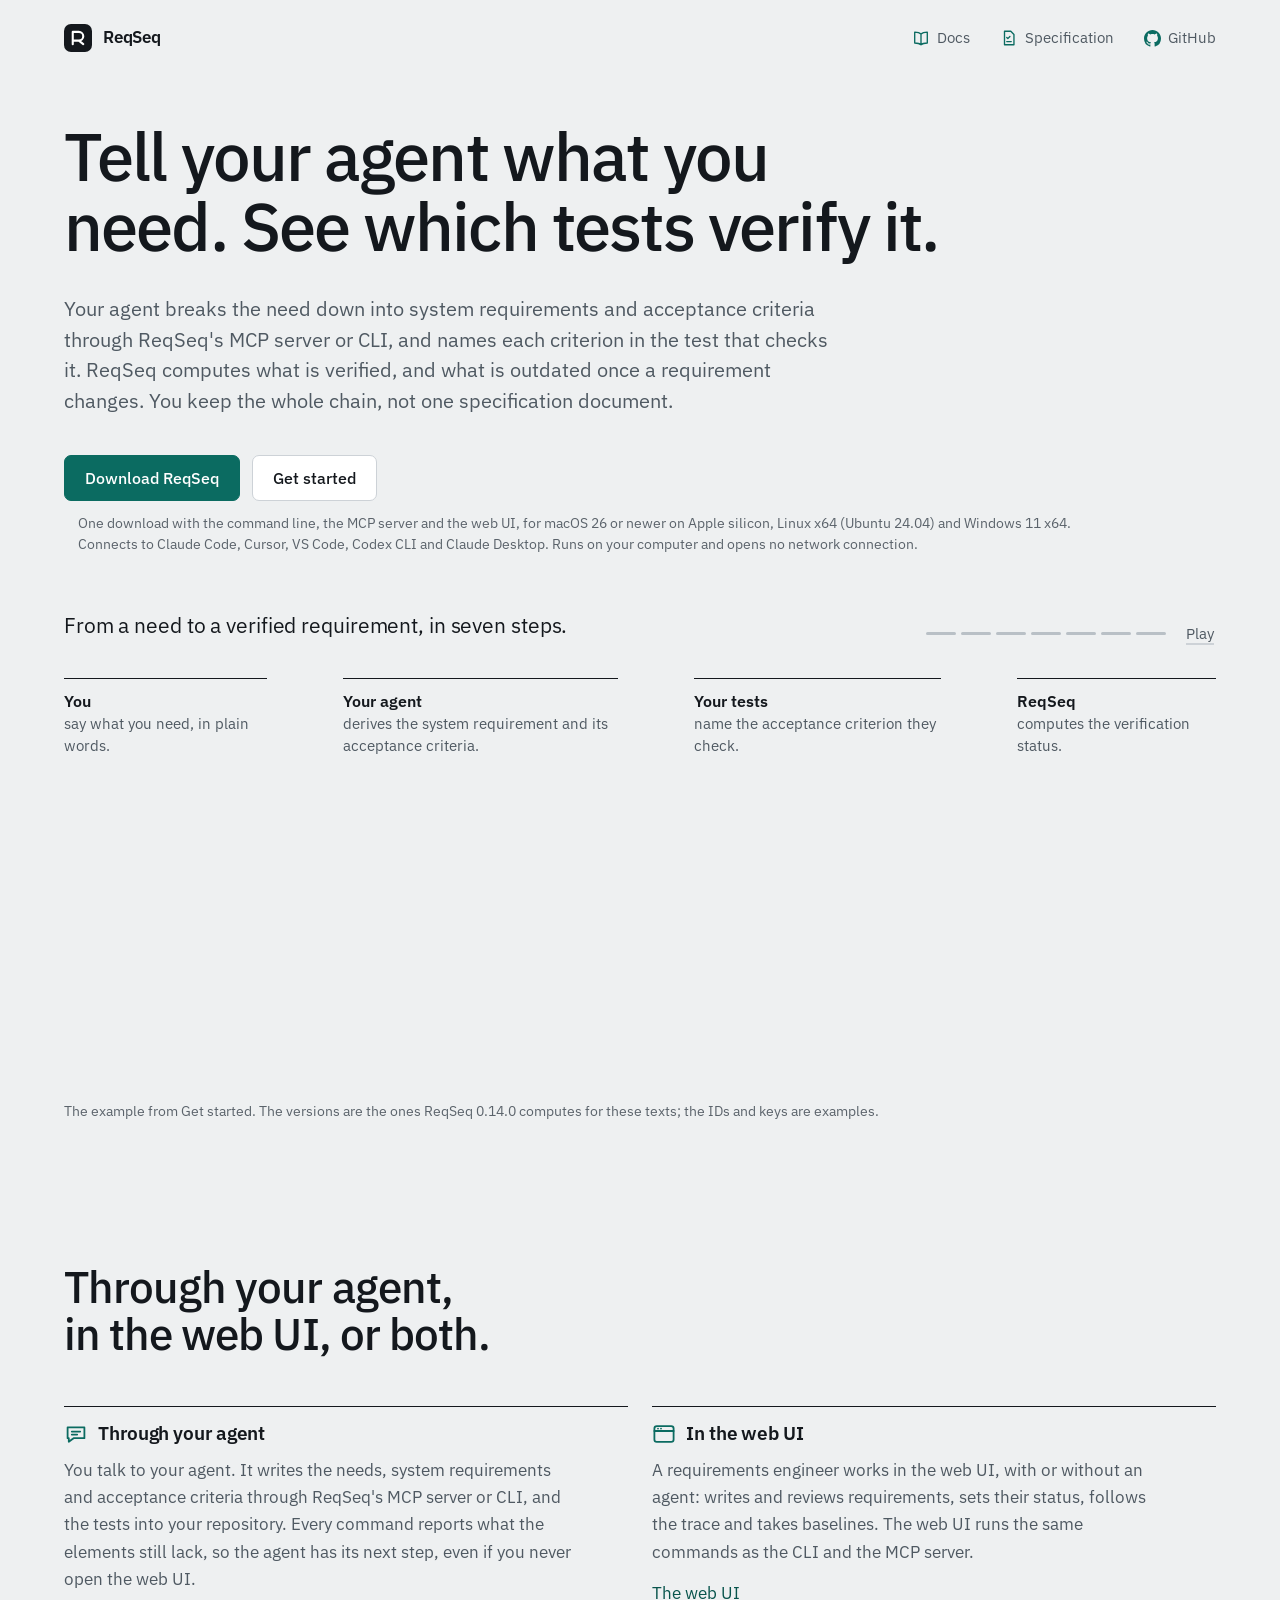
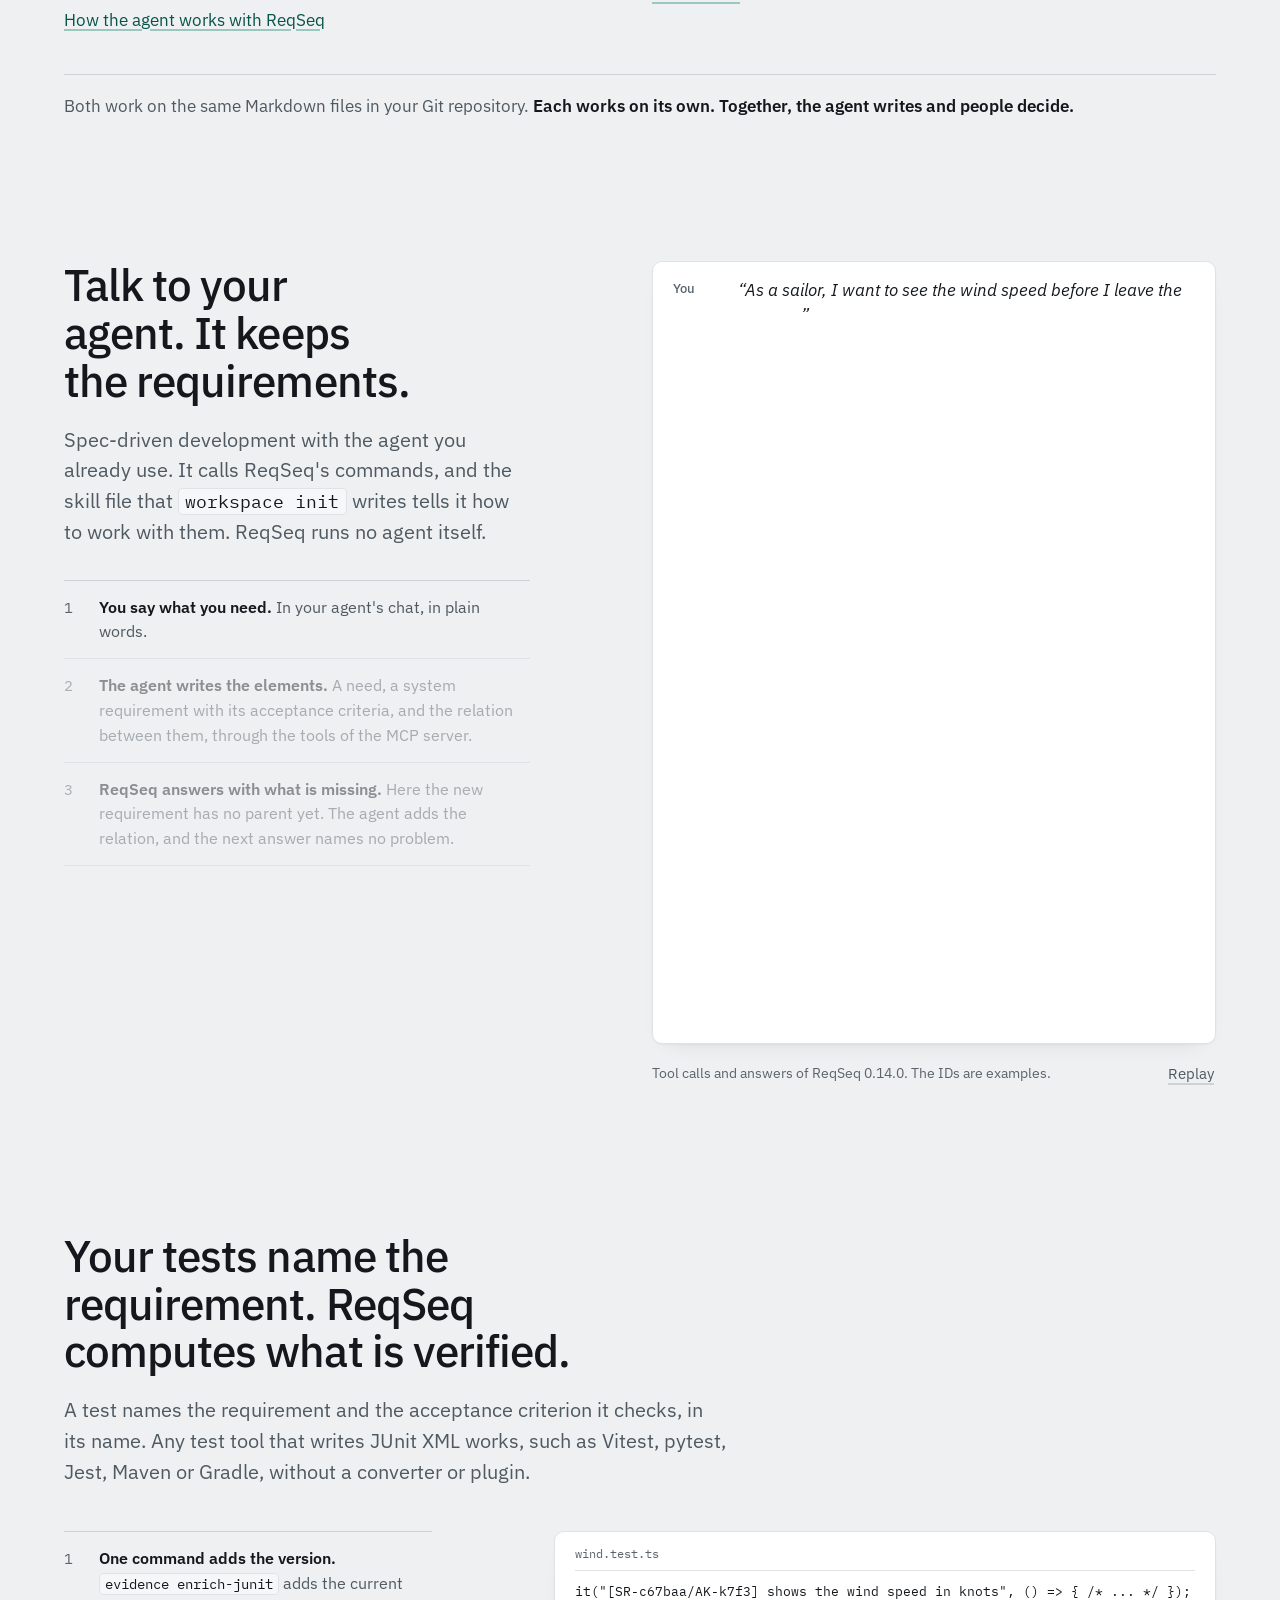
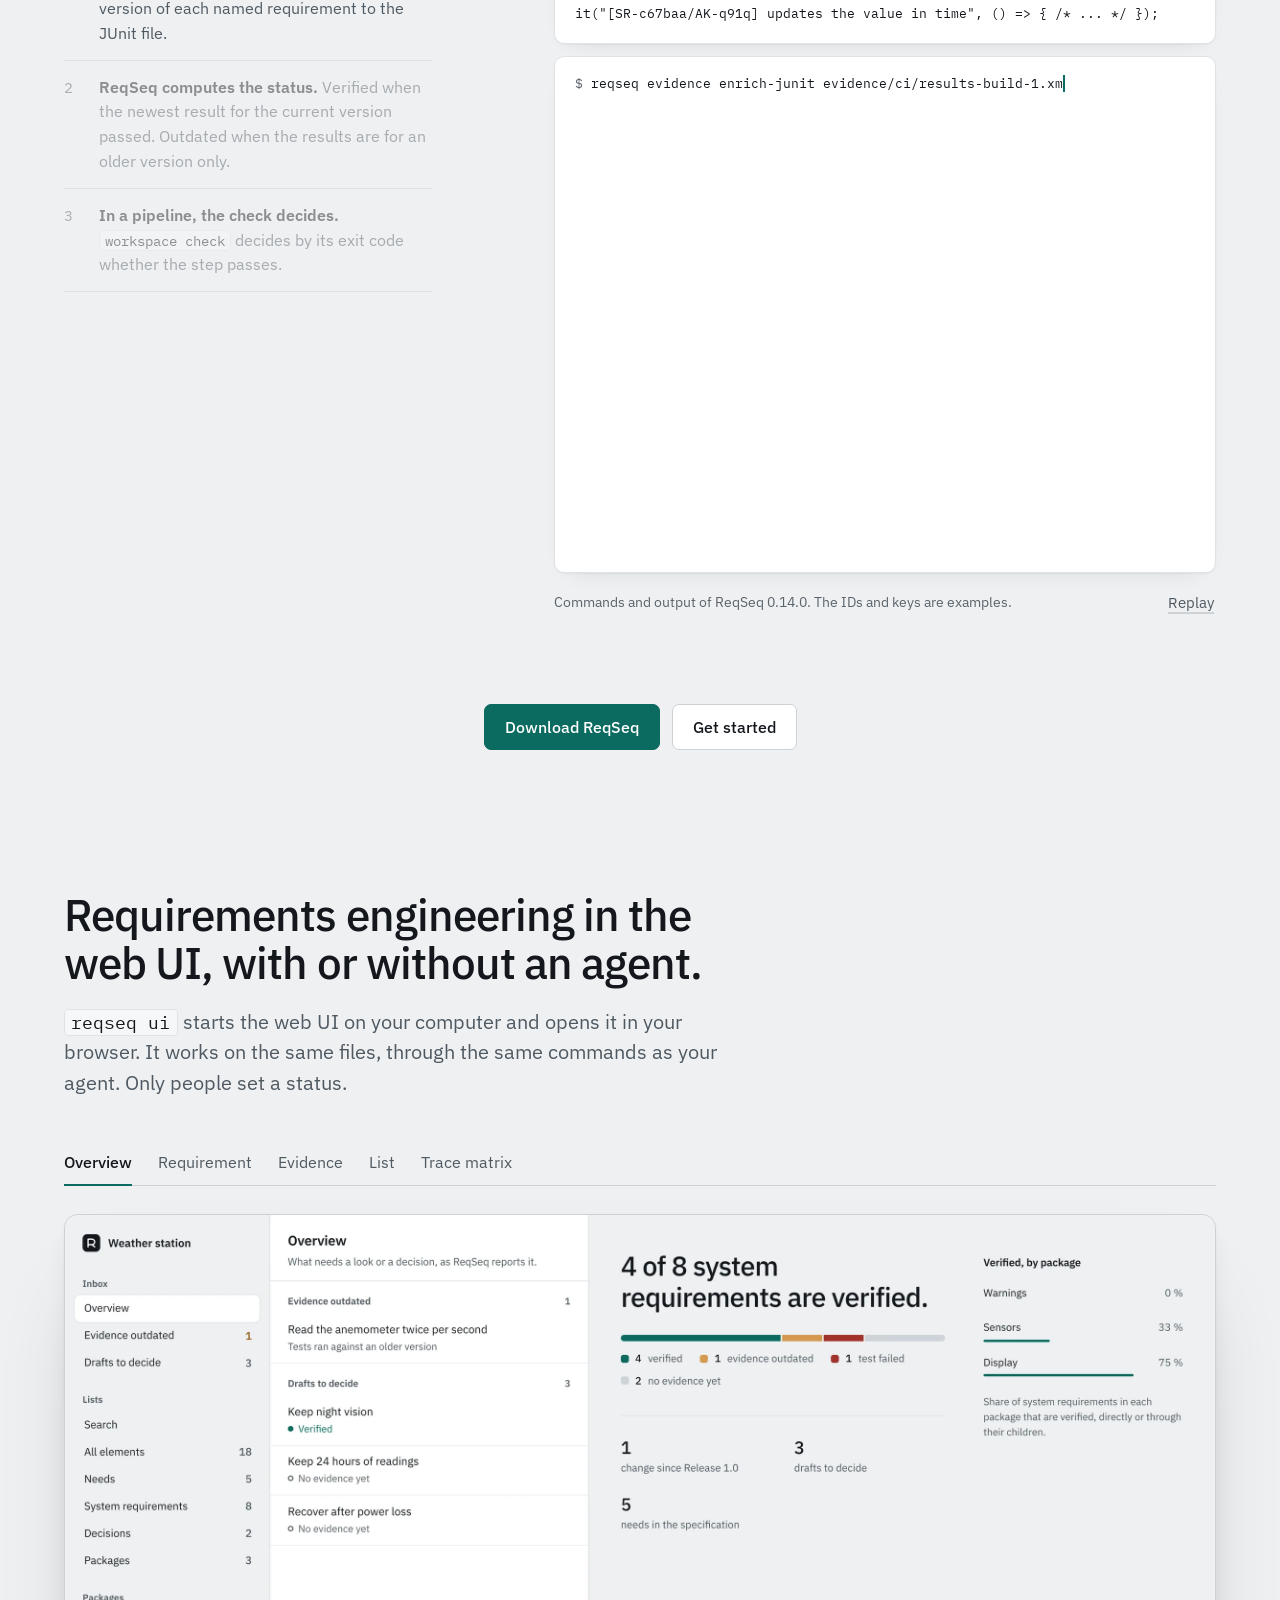
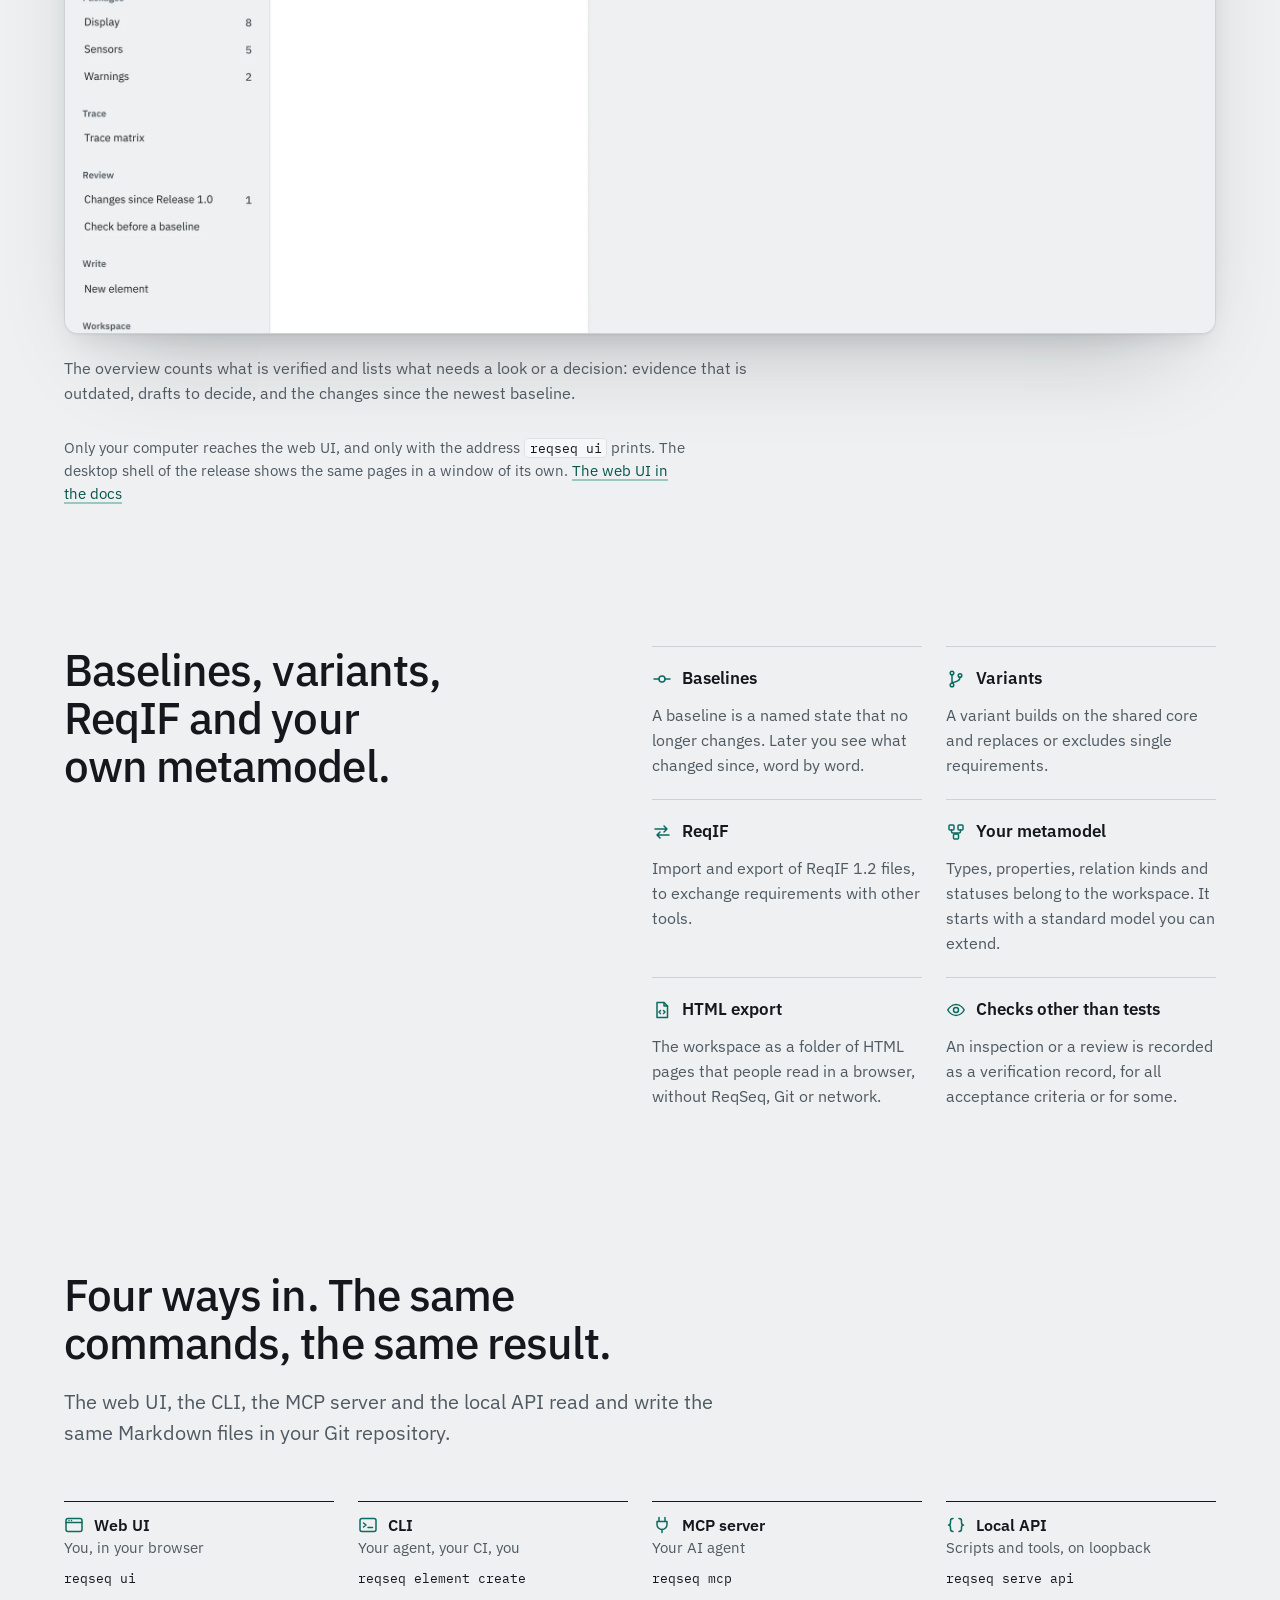
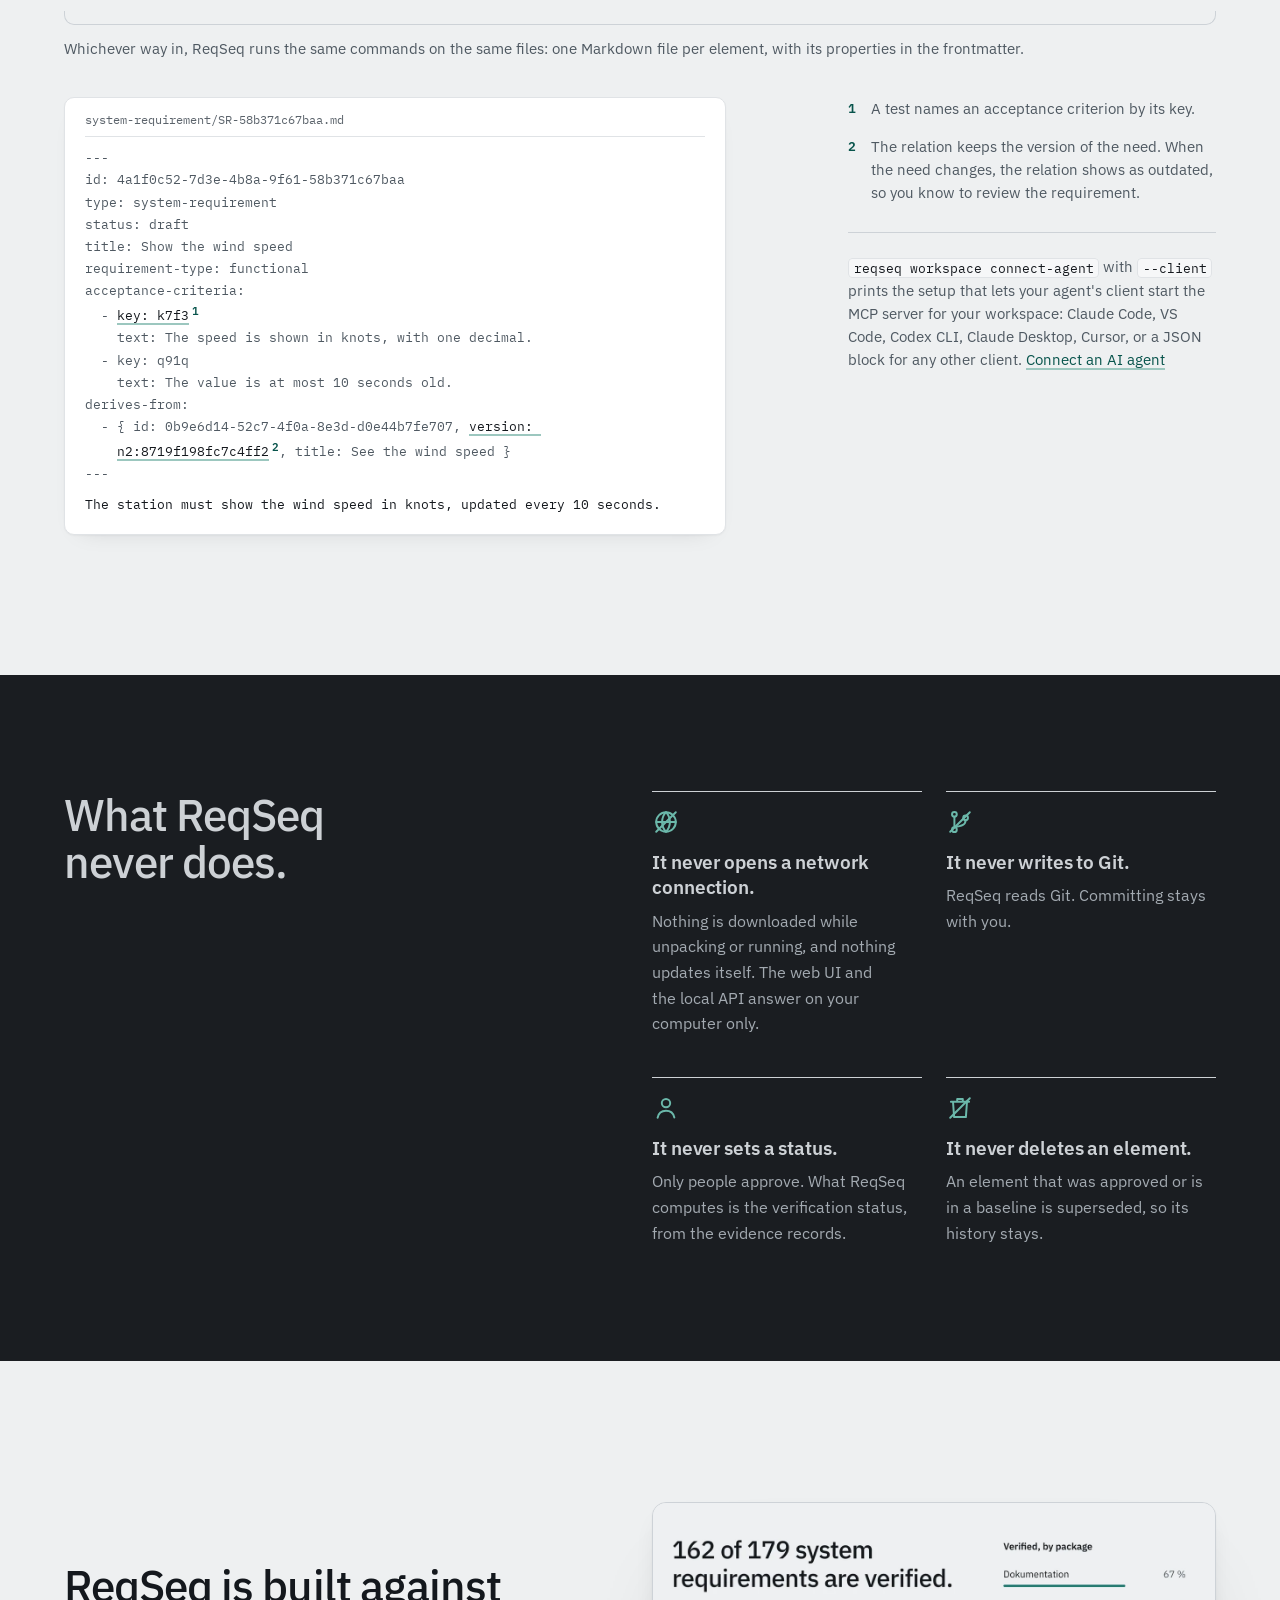
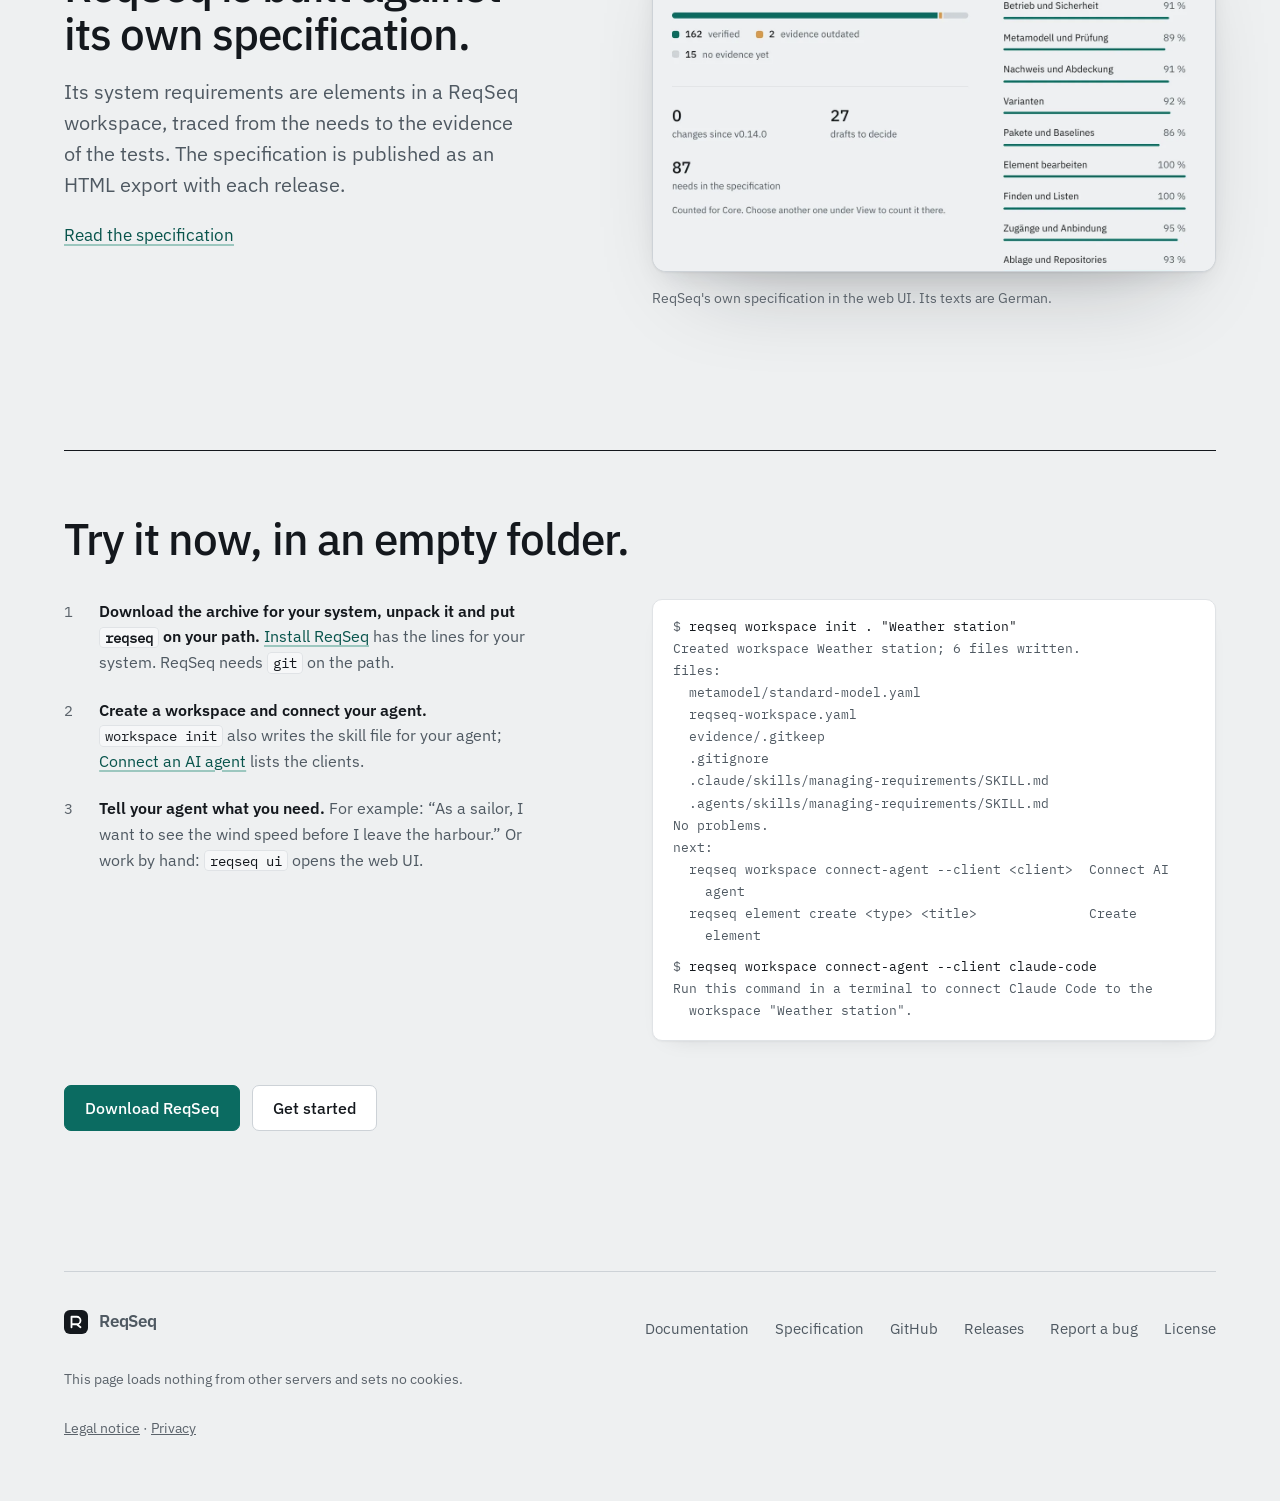
<file: index.html>
<!doctype html>
<html lang="en">
<head>
<meta charset="utf-8">
<meta name="viewport" content="width=device-width, initial-scale=1">
<meta name="color-scheme" content="light dark">
<title>ReqSeq: requirements your agent writes, traced to the tests that verify them</title>
<meta name="description" content="Your agent breaks a need down into requirements, acceptance criteria and tests. ReqSeq traces them to each test run, as Markdown files in your Git repository.">
<meta name="theme-color" media="(prefers-color-scheme: light)" content="#eef0f1">
<meta name="theme-color" media="(prefers-color-scheme: dark)" content="#1a1d21">
<link rel="canonical" href="https://thomasbirkmaier.github.io/">
<meta property="og:type" content="website">
<meta property="og:url" content="https://thomasbirkmaier.github.io/">
<meta property="og:site_name" content="ReqSeq">
<meta property="og:title" content="ReqSeq: requirements your agent writes, traced to the tests that verify them">
<meta property="og:description" content="Tell your agent what you need. See which tests verify it, and what is outdated since a requirement changed.">
<meta property="og:image" content="https://thomasbirkmaier.github.io/assets/img/og.png">
<meta property="og:image:width" content="1200">
<meta property="og:image:height" content="630">
<meta property="og:image:alt" content="ReqSeq: a need, its requirement, the tests and the status verified, in one chain.">
<meta name="twitter:card" content="summary_large_image">
<link rel="icon" href="favicon.svg" type="image/svg+xml">
<link rel="apple-touch-icon" href="assets/img/apple-touch-icon.png">
<link rel="preload" href="assets/fonts/ibm-plex-sans-400.woff2" as="font" type="font/woff2" crossorigin>
<link rel="preload" href="assets/fonts/ibm-plex-sans-500.woff2" as="font" type="font/woff2" crossorigin>
<link rel="stylesheet" href="assets/site.css">
</head>
<body class="no-js">
<script>document.body.className="js"</script>
<a class="skip" href="#main">Skip to the content</a>

<header class="wrap top">
  <a class="brand" href="#" aria-label="ReqSeq">
    <svg width="28" height="28" viewBox="0 0 32 32" aria-hidden="true"><rect class="logo-bg" width="32" height="32" rx="8"/><path class="logo-fg" d="M10 9h7a5 5 0 0 1 0 10h-7zM10 19v4M17 19l5 4" stroke-width="2.4" fill="none" stroke-linecap="round" stroke-linejoin="round"/></svg>
    ReqSeq
  </a>
  <nav class="nav" aria-label="Main">
    <a class="keep" href="https://thomasbirkmaier.github.io/ReqSeq/"><svg class="ico" viewBox="0 0 20 20" aria-hidden="true" focusable="false"><path pathLength="1" d="M10 5.5C8.5 4 6 3.5 3 3.5v12c3 0 5.5.5 7 2 1.5-1.5 4-2 7-2v-12c-3 0-5.5.5-7 2zM10 5.5v12"/></svg>Docs</a>
    <a href="https://thomasbirkmaier.github.io/ReqSeq/spec/"><svg class="ico" viewBox="0 0 20 20" aria-hidden="true" focusable="false"><path pathLength="1" d="M5 2.5h7l3.5 3.5v11.5H5z"/><path pathLength="1" d="M7.5 9.5l1.2 1.2 2.3-2.4M7.5 14h5"/></svg>Specification</a>
    <a class="keep" href="https://github.com/ThomasBirkmaier/ReqSeq"><svg class="ico gh" viewBox="0 0 16 16" aria-hidden="true" focusable="false"><path d="M8 0c4.42 0 8 3.58 8 8a8.013 8.013 0 0 1-5.45 7.59c-.4.08-.55-.17-.55-.38 0-.27.01-1.13.01-2.2 0-.75-.25-1.23-.54-1.48 1.78-.2 3.65-.88 3.65-3.95 0-.88-.31-1.59-.82-2.15.08-.2.36-1.02-.08-2.12 0 0-.67-.22-2.2.82-.64-.18-1.32-.27-2-.27-.68 0-1.36.09-2 .27-1.53-1.03-2.2-.82-2.2-.82-.44 1.1-.16 1.92-.08 2.12-.51.56-.82 1.28-.82 2.15 0 3.06 1.86 3.75 3.64 3.95-.23.2-.44.55-.51 1.07-.46.21-1.61.55-2.33-.66-.15-.24-.6-.83-1.23-.82-.67.01-.27.38.01.53.34.19.73.9.82 1.13.16.45.68 1.31 2.69.94 0 .67.01 1.3.01 1.49 0 .21-.15.45-.55.38A7.995 7.995 0 0 1 0 8c0-4.42 3.58-8 8-8Z"/></svg>GitHub</a>
  </nav>
</header>

<main id="main">

<div class="wrap hero">
  <h1 aria-label="Tell your agent what you need. See which tests verify it."><span class="w" style="--i:0" aria-hidden="true">Tell</span> <span class="w" style="--i:1" aria-hidden="true">your</span> <span class="w" style="--i:2" aria-hidden="true">agent</span> <span class="w" style="--i:3" aria-hidden="true">what</span> <span class="w" style="--i:4" aria-hidden="true">you</span> <span class="w" style="--i:5" aria-hidden="true">need.</span> <span class="w" style="--i:6" aria-hidden="true">See</span> <span class="w" style="--i:7" aria-hidden="true">which</span> <span class="w" style="--i:8" aria-hidden="true">tests</span> <span class="w" style="--i:9" aria-hidden="true">verify</span> <span class="w" style="--i:10" aria-hidden="true">it.</span></h1>
  <p class="lead">Your agent breaks the need down into system requirements and acceptance criteria through ReqSeq's MCP server or CLI, and names each criterion in the test that checks it. ReqSeq computes what is verified, and what is outdated once a requirement changes. You keep the whole chain, not one specification document.</p>
  <div class="actions">
    <a class="btn primary" href="https://github.com/ThomasBirkmaier/ReqSeq/releases/latest">Download ReqSeq</a>
    <a class="btn" href="https://thomasbirkmaier.github.io/ReqSeq/start/get-started/">Get started</a>
    <p class="note">One download with the command line, the MCP server and the web UI, for macOS 26 or newer on Apple silicon, Linux x64 (Ubuntu 24.04) and Windows 11 x64. <br>Connects to Claude Code, Cursor, VS Code, Codex CLI and Claude Desktop. Runs on your computer and opens no network connection.</p>
  </div>

  <div class="stage" id="stage" role="group" aria-label="The chain from a need to its evidence, shown in seven steps" data-ch="7" data-need="3" data-sr="3" data-rel="ok" data-keys="0" data-t1="1" data-t2="1" data-c1="ok" data-c2="ok" data-count="2" data-ver="ok" data-build="2">
    <div class="stage-head">
      <p class="say" aria-hidden="true">
        <span data-c="0">From a need to a verified requirement, in seven steps.</span>
        <span data-c="1">You describe a need in plain words.</span>
        <span data-c="2">Your agent derives a system requirement with acceptance criteria.</span>
        <span data-c="3">Each test names the criterion it checks, by its key.</span>
        <span data-c="4">Test results arrive as JUnit XML. Status: verified.</span>
        <span data-c="5">Later the need changes. The relation shows as outdated.</span>
        <span data-c="6">You review the requirement, and it changes too. Its evidence is now outdated.</span>
        <span data-c="7">The tests run again: verified, for the current version.</span>
      </p>
      <div class="ctl">
        <div class="segs" id="segs">
          <button class="seg" type="button" aria-label="Step 1: the need"><span><i></i></span></button>
          <button class="seg" type="button" aria-label="Step 2: the system requirement"><span><i></i></span></button>
          <button class="seg" type="button" aria-label="Step 3: the tests"><span><i></i></span></button>
          <button class="seg" type="button" aria-label="Step 4: verified"><span><i></i></span></button>
          <button class="seg" type="button" aria-label="Step 5: the need changes"><span><i></i></span></button>
          <button class="seg" type="button" aria-label="Step 6: the evidence is outdated"><span><i></i></span></button>
          <button class="seg" type="button" aria-label="Step 7: verified again"><span><i></i></span></button>
        </div>
        <button class="replay" type="button" id="stage-replay">Play</button>
      </div>
    </div>
    <div class="mini" role="group" aria-label="Parts of the chain">
      <button type="button" class="chip" data-view="1" aria-pressed="false"><b>Need</b><span class="chip-s"></span></button><i class="mini-l m-1"></i>
      <button type="button" class="chip" data-view="2" aria-pressed="false"><b>Requirement</b><span class="chip-s"></span></button><i class="mini-l m-2"></i>
      <button type="button" class="chip" data-view="3" aria-pressed="false"><b>Tests</b><span class="chip-s"></span></button><i class="mini-l m-3"></i>
      <button type="button" class="chip" data-view="4" aria-pressed="false"><b>Status</b><span class="chip-s"></span></button>
    </div>
    <div class="chain-grid">
      <div class="lane lane-1"><b>You</b><span>say what you need, in plain words.</span></div>
      <div class="node n-need rv" data-from="1">
        <div class="node-kind"><span>Need</span><span class="mono">N-7fe707</span></div>
        <div class="sw sw-need">
          <q class="v1" aria-hidden="true">As a sailor, I want to see the wind speed before I leave the harbour.</q>
          <q class="v2" aria-hidden="true">As a sailor, I want to see the wind speed <ins>as it is right now,</ins> before I leave the harbour.</q>
          <q class="v3">As a sailor, I want to see the wind speed as it is right now, before I leave the harbour.</q>
        </div>
        <div class="node-foot"><span>Version</span><span class="sw sw-need"><span class="mono v1" aria-hidden="true">n2:8719f198…</span><span class="mono v2" aria-hidden="true">n2:240939ee…</span><span class="mono v3">n2:240939ee…</span></span></div>
      </div>
      <div class="link l-1 rv" data-from="2" aria-hidden="true"><div class="cap sw sw-rel"><span class="ok">derives from</span><span class="old">outdated</span></div><i></i><u></u><b></b></div>

      <div class="lane lane-2"><b>Your agent</b><span>derives the system requirement and its acceptance criteria.</span></div>
      <div class="node n-sr rv" data-from="3">
        <div class="node-kind"><span>System requirement</span><span class="mono">SR-c67baa</span></div>
        <div class="node-title">Show the wind speed</div>
        <div class="node-text sw sw-sr">
          <span class="v1" aria-hidden="true">The station must show the wind speed in knots, updated every 10 seconds.</span>
          <span class="v2" aria-hidden="true">The station must show the wind speed in knots, updated every <ins>5 seconds.</ins></span>
          <span class="v3">The station must show the wind speed in knots, updated every 5 seconds.</span>
        </div>
        <ul class="crit" aria-label="Acceptance criteria">
          <li class="c1 rv d1" data-from="3"><span class="dot"><i class="open"></i><i class="ok"></i><i class="old"></i></span><span>The speed is shown in knots, with one decimal.</span><span class="key">k7f3</span></li>
          <li class="c2 rv d2" data-from="3"><span class="dot"><i class="open"></i><i class="ok"></i><i class="old"></i></span><span class="sw sw-sr"><span class="v1" aria-hidden="true">The value is at most 10 seconds old.</span><span class="v2" aria-hidden="true">The value is at most <ins>5 seconds</ins> old.</span><span class="v3">The value is at most 5 seconds old.</span></span><span class="key">q91q</span></li>
        </ul>
        <div class="node-foot"><span>Version</span><span class="sw sw-sr"><span class="mono v1" aria-hidden="true">n2:9423eca5…</span><span class="mono v2" aria-hidden="true">n2:13473508…</span><span class="mono v3">n2:13473508…</span></span></div>
      </div>
      <div class="link l-2 rv" data-from="4" aria-hidden="true"><div class="cap"><span>criterion key</span></div><i></i><b></b></div>

      <div class="lane lane-3"><b>Your tests</b><span>name the acceptance criterion they check.</span></div>
      <div class="node n-tests rv" data-from="4">
        <div class="node-kind"><span>Tests</span><span class="mono">wind.test.ts</span></div>
        <ul class="tests">
          <li class="t1"><span class="ref">[SR-c67baa/AK-<span class="key">k7f3</span>]</span><span>shows the wind speed in knots</span><span class="passed">Passed</span></li>
          <li class="t2"><span class="ref">[SR-c67baa/AK-<span class="key">q91q</span>]</span><span>updates the value in time</span><span class="passed">Passed</span></li>
        </ul>
        <div class="node-foot"><span>JUnit XML</span><span class="sw sw-build"><span class="mono v1" aria-hidden="true">results-build-1.xml</span><span class="mono v2">results-build-2.xml</span></span></div>
      </div>
      <div class="link l-3 rv" data-from="6" aria-hidden="true"><div class="cap"><span>JUnit XML</span></div><i></i><u></u><b></b></div>

      <div class="lane lane-4"><b>ReqSeq</b><span>computes the verification status.</span></div>
      <div class="node n-ev rv" data-from="6">
        <div class="node-kind"><span>Verification status</span></div>
        <div class="stat sw sw-ver"><span class="open" aria-hidden="true">Open</span><span class="ok">Verified</span><span class="old" aria-hidden="true">Outdated</span></div>
        <div class="node-text"><span class="sw sw-count"><span class="c0" aria-hidden="true">0</span><span class="c1" aria-hidden="true">1</span><span class="c2">2</span></span> of 2 criteria verified</div>
        <div class="recs">
          <div class="recs-h"><span>Evidence record</span><span>for version</span></div>
          <div class="rec r1 rv d1" data-from="6"><span class="mono">build-1</span><span class="mono v">n2:9423eca5…</span></div>
          <div class="rec r2 rv" data-from="15"><span class="mono">build-2</span><span class="mono v">n2:13473508…</span></div>
        </div>
      </div>
    </div>

    <p class="note">The example from Get started. The versions are the ones ReqSeq 0.14.0 computes for these texts; the IDs and keys are examples.</p>
  </div>
</div>

<section class="wrap" aria-labelledby="h-two">
  <div class="cols">
    <div class="head">
      <h2 id="h-two">Through your agent, in the web UI, or both.</h2>
    </div>
  </div>
  <div class="pillars">
    <div class="pillar">
      <h3><svg class="ico" viewBox="0 0 20 20" aria-hidden="true" focusable="false"><path pathLength="1" d="M3 4.5h14v9H8l-4 3v-3H3z"/><path pathLength="1" d="M6.5 8h7M6.5 10.5h4.5"/></svg>Through your agent</h3>
      <p>You talk to your agent. It writes the needs, system requirements and acceptance criteria through ReqSeq's MCP server or CLI, and the tests into your repository. Every command reports what the elements still lack, so the agent has its next step, even if you never open the web UI.</p>
      <p><a class="textlink" href="#h-agent">How the agent works with ReqSeq</a></p>
    </div>
    <div class="pillar">
      <h3><svg class="ico" viewBox="0 0 20 20" aria-hidden="true" focusable="false"><rect pathLength="1" x="2" y="3.5" width="16" height="13" rx="2"/><path pathLength="1" d="M2 7.5h16M5 5.5h.01M7.5 5.5h.01"/></svg>In the web UI</h3>
      <p>A requirements engineer works in the web UI, with or without an agent: writes and reviews requirements, sets their status, follows the trace and takes baselines. The web UI runs the same commands as the CLI and the MCP server.</p>
      <p><a class="textlink" href="#h-ui">The web UI</a></p>
    </div>
  </div>
  <p class="join">Both work on the same Markdown files in your Git repository. <b>Each works on its own. Together, the agent writes and people decide.</b></p>
</section>

<section class="wrap" aria-labelledby="h-agent">
  <div class="cols player" id="mcp" data-phase="0">
    <div class="side">
      <h2 id="h-agent">Talk to your agent. It keeps the requirements.</h2>
      <p class="lead">Spec-driven development with the agent you already use. It calls ReqSeq's commands, and the skill file that <code>workspace init</code> writes tells it how to work with them. ReqSeq runs no agent itself.</p>
      <ol class="sync">
        <li data-p="1"><span><b>You say what you need.</b> In your agent's chat, in plain words.</span></li>
        <li data-p="2"><span><b>The agent writes the elements.</b> A need, a system requirement with its acceptance criteria, and the relation between them, through the tools of the MCP server.</span></li>
        <li data-p="3"><span><b>ReqSeq answers with what is missing.</b> Here the new requirement has no parent yet. The agent adds the relation, and the next answer names no problem.</span></li>
      </ol>
    </div>
    <div class="session">
      <div class="turns" role="group" aria-label="A session of an agent with the MCP server of ReqSeq">
        <div class="turn" data-d="300" data-phase="1"><span class="who">You</span><div><q class="type" data-d="200">As a sailor, I want to see the wind speed before I leave the harbour.</q></div></div>
        <div class="turn" data-d="900" data-phase="2"><span class="who">Agent</span><div><span class="tool">element_create</span><div class="args"><span class="jl" style="--in:0ch">{ "type": "need",</span><span class="jl" style="--in:2ch">"title": "See the wind speed",</span><span class="jl" style="--in:2ch">"text": "As a sailor, I want to see the wind speed before I leave the harbour." }</span></div></div></div>
        <div class="turn" data-d="800"><span class="who">ReqSeq</span><div class="res">Created Need <span class="nb">N-7fe707</span>; 1 file written.</div></div>
        <div class="turn" data-d="1100"><span class="who">Agent</span><div><span class="tool">element_create</span><div class="args"><span class="jl" style="--in:0ch">{ "type": "<span class="nb">system-requirement</span>",</span><span class="jl" style="--in:2ch">"title": "Show the wind speed",</span><span class="jl" style="--in:2ch">"text": "The station must show the wind speed in knots, updated every 10 seconds.",</span><span class="jl" style="--in:2ch">"properties": {</span><span class="jl" style="--in:4ch">"<span class="nb">requirement-type</span>": "functional",</span><span class="jl" style="--in:4ch">"<span class="nb">acceptance-criteria</span>": [</span><span class="jl" style="--in:6ch">"The speed is shown in knots, with one decimal.",</span><span class="jl" style="--in:6ch">"The value is at most 10 seconds old." ] } }</span></div></div></div>
        <div class="turn" data-d="900" data-phase="3"><span class="who">ReqSeq</span><div class="res">Created System Requirement <span class="nb">SR-c67baa</span>; 1 file written; 1 problem.<span class="prob"><span class="w">warning</span>  <span class="nb">trace.no-parent</span>  System Requirement <span class="nb">SR-c67baa</span> has no parent: no relation with the meaning derivation names one</span></div></div>
        <div class="turn" data-d="1500"><span class="who">Agent</span><div><span class="tool">relation_add</span><div class="args"><span class="jl" style="--in:0ch">{ "source": "<span class="nb">SR-c67baa</span>", "kind": "<span class="nb">derives-from</span>", "target": "<span class="nb">N-7fe707</span>" }</span></div></div></div>
        <div class="turn" data-d="800"><span class="who">ReqSeq</span><div class="res">Added a <span class="nb">derives-from</span> relation from <span class="nb">SR-c67baa</span> to <span class="nb">N-7fe707</span>; 1 file written.</div></div>
      </div>
      <div class="panel-foot"><span>Tool calls and answers of ReqSeq 0.14.0. The IDs are examples.</span><button class="replay" type="button">Replay</button></div>
    </div>
  </div>
</section>

<section class="wrap" aria-labelledby="h-tests">
  <div class="cols">
    <div class="head">
      <h2 id="h-tests">Your tests name the requirement. ReqSeq computes what is verified.</h2>
      <p class="lead">A test names the requirement and the acceptance criterion it checks, in its name. Any test tool that writes JUnit XML works, such as Vitest, pytest, Jest, Maven or Gradle, without a converter or plugin.</p>
    </div>
  </div>
  <div class="cols wide player" id="cli" data-phase="0">
    <div class="side">
      <ol class="sync">
        <li data-p="1"><span><b>One command adds the version.</b> <code>evidence enrich-junit</code> adds the current version of each named requirement to the JUnit file.</span></li>
        <li data-p="2"><span><b>ReqSeq computes the status.</b> Verified when the newest result for the current version passed. Outdated when the results are for an older version only.</span></li>
        <li data-p="3"><span><b>In a pipeline, the check decides.</b> <code>workspace check</code> decides by its exit code whether the step passes.</span></li>
      </ol>
    </div>
    <div class="session">
      <div class="sheet" role="group" aria-label="Two tests">
        <span class="sheet-name">wind.test.ts</span>
        <span class="l k"><span class="nb">it("[SR-c67baa</span>/<wbr><span class="nb">AK-k7f3]</span> shows the wind speed in knots", () =&gt; { /* ... */ });</span>
        <span class="l k"><span class="nb">it("[SR-c67baa</span>/<wbr><span class="nb">AK-q91q]</span> updates the value in time", () =&gt; { /* ... */ });</span>
      </div>
      <div class="sheet" role="group" aria-label="Commands and what ReqSeq prints">
        <span data-d="400" data-phase="1" class="l c type">reqseq evidence <span class="nb">enrich-junit</span> evidence/<wbr>ci/<wbr><span class="nb">results-build-1.xml</span> <span class="nb">build-1</span></span>
        <span data-d="350" class="l">Enriched 2 test cases; 1 file written.</span>
        <span data-d="70" class="l">testCases: 2</span>
        <span data-d="70" class="l">withoutReference: 0</span>
        <span data-d="70" class="l">notInView: 0</span>
        <span data-d="70" class="l">unknown: none</span>
        <span data-d="70" class="l">files:</span>
        <span data-d="70" class="l i">evidence/<wbr>ci/<wbr><span class="nb">results-build-1.xml</span></span>
        <span data-d="70" class="l">No problems.</span>
        <span class="l gap"></span>
        <span data-d="1300" data-phase="2" class="l c type">reqseq evidence status</span>
        <span data-d="350" class="l">Listed the verification status of 2 elements.</span>
        <span data-d="70" class="l">elements:</span>
        <span data-d="70" class="l i"><span class="nb">N-7fe707</span>  draft  See the wind speed  [validation: open]</span>
        <span data-d="70" class="l i"><span class="nb">SR-c67baa</span>  draft  Show the wind speed  [verification: core (<span class="ok">verified, 2 of 2 criteria</span>)]</span>
        <span data-d="70" class="l">total: 2</span>
        <span class="l gap"></span>
        <span data-d="1500" data-phase="3" class="l c type">reqseq workspace check <span class="nb">--fail-on</span> warning</span>
        <span data-d="350" class="l">Checked 2 elements and found no problem.</span>
        <span data-d="70" class="l">ok: true</span>
        <span data-d="70" class="l">checkedElements: 2</span>
        <span data-d="70" class="l">No problems.</span>
      </div>
      <div class="panel-foot"><span>Commands and output of ReqSeq 0.14.0. The IDs and keys are examples.</span><button class="replay" type="button">Replay</button></div>
    </div>
  </div>
</section>

<div class="wrap mid-cta">
  <div class="actions">
    <a class="btn primary" href="https://github.com/ThomasBirkmaier/ReqSeq/releases/latest">Download ReqSeq</a>
    <a class="btn" href="https://thomasbirkmaier.github.io/ReqSeq/start/get-started/">Get started</a>
  </div>
</div>

<section class="wrap" aria-labelledby="h-ui">
  <div class="cols">
    <div class="head">
      <h2 id="h-ui">Requirements engineering in the web UI, with or without an agent.</h2>
      <p class="lead"><code>reqseq ui</code> starts the web UI on your computer and opens it in your browser. It works on the same files, through the same commands as your agent. Only people set a status.</p>
    </div>
  </div>
  <div class="tabs" role="tablist" aria-label="Pages of the web UI">
    <button role="tab" id="t-overview" aria-controls="p-overview" aria-selected="true">Overview</button>
    <button role="tab" id="t-element" aria-controls="p-element" aria-selected="false" tabindex="-1">Requirement</button>
    <button role="tab" id="t-evidence" aria-controls="p-evidence" aria-selected="false" tabindex="-1">Evidence</button>
    <button role="tab" id="t-list" aria-controls="p-list" aria-selected="false" tabindex="-1">List</button>
    <button role="tab" id="t-matrix" aria-controls="p-matrix" aria-selected="false" tabindex="-1">Trace matrix</button>
  </div>
  <figure class="panel" role="tabpanel" id="p-overview" aria-labelledby="t-overview">
    <div class="frame" style="--mw:327%;--mx:-151%;--my:-3.4%"><picture><source media="(prefers-color-scheme:dark)" srcset="assets/img/demo-overview-dark.webp"><img loading="lazy" src="assets/img/demo-overview-light.webp" width="2400" height="1500" decoding="async" alt="The overview of the example workspace Weather station: 4 of 8 system requirements are verified, 1 has outdated evidence, 1 a failed test and 2 no evidence yet. Beside it the queues Evidence outdated and Drafts to decide."></picture></div>
    <figcaption>The overview counts what is verified and lists what needs a look or a decision: evidence that is outdated, drafts to decide, and the changes since the newest baseline.</figcaption>
  </figure>
  <figure class="panel" role="tabpanel" id="p-element" aria-labelledby="t-element">
    <div class="frame" style="--mw:300%;--mx:-75%;--my:-14.6%"><picture><source media="(prefers-color-scheme:dark)" srcset="assets/img/demo-element-dark.webp"><img loading="lazy" src="assets/img/demo-element-light.webp" width="2400" height="1500" decoding="async" alt="The page of the system requirement Warn of a gust front: status Approved, test failed, 1 of 2 criteria verified. Its two acceptance criteria, one verified and one with a failed test, and the need it derives from."></picture></div>
    <figcaption>A system requirement with the need it derives from and its acceptance criteria. Each criterion shows whether it is verified. The status is yours to set, with Set status or Supersede: ReqSeq never sets a status itself.</figcaption>
  </figure>
  <figure class="panel" role="tabpanel" id="p-evidence" aria-labelledby="t-evidence">
    <div class="frame" style="--mw:327%;--mx:-37.5%;--my:-17%"><picture><source media="(prefers-color-scheme:dark)" srcset="assets/img/demo-element-Evidence-dark.webp"><img loading="lazy" src="assets/img/demo-element-Evidence-light.webp" width="2400" height="1500" decoding="async" alt="The evidence of the requirement Warn of a gust front: criterion 1 verified by a passed test case, criterion 2 failed, each test case with the reference of its criterion in its name. Below, the form to record a check."></picture></div>
    <figcaption>The evidence of a requirement, per acceptance criterion: the test cases that name it, with their result. A check that is not an automated test, such as an inspection, is recorded on the same page.</figcaption>
  </figure>
  <figure class="panel" role="tabpanel" id="p-list" aria-labelledby="t-list">
    <div class="frame" style="--mw:300%;--mx:-53%;--my:-1%"><picture><source media="(prefers-color-scheme:dark)" srcset="assets/img/demo-list-dark.webp"><img loading="lazy" src="assets/img/demo-list-light.webp" width="2400" height="1500" decoding="async" alt="The list of the 8 system requirements, each with its status and its verification status, and on the right the values to narrow the list by: status, requirement type and package."></picture></div>
    <figcaption>A list narrows by the values on its right, sorts and groups. A narrowed list can be saved as a filter or as a perspective.</figcaption>
  </figure>
  <figure class="panel" role="tabpanel" id="p-matrix" aria-labelledby="t-matrix">
    <div class="frame" style="--mw:327%;--mx:-58%;--my:-1%"><picture><source media="(prefers-color-scheme:dark)" srcset="assets/img/demo-matrix-dark.webp"><img loading="lazy" src="assets/img/demo-matrix-light.webp" width="2400" height="1500" decoding="async" alt="The trace matrix of the system requirements: one row per requirement, one column per relation kind and direction, such as Derives from with the need of each requirement."></picture></div>
    <figcaption>The trace matrix shows the elements of one type, with one column per relation kind and direction.</figcaption>
  </figure>
  <p class="small after">Only your computer reaches the web UI, and only with the address <code>reqseq ui</code> prints. The desktop shell of the release shows the same pages in a window of its own. <a class="textlink" href="https://thomasbirkmaier.github.io/ReqSeq/concepts/the-web-ui/">The web UI in the docs</a></p>
</section>

<section class="wrap" aria-labelledby="h-more">
  <div class="cols split">
    <div class="head"><h2 id="h-more">Baselines, variants, ReqIF and your own metamodel.</h2></div>
    <dl class="body more">
      <div><dt><a href="https://thomasbirkmaier.github.io/ReqSeq/how-to/take-a-baseline/"><svg class="ico" viewBox="0 0 20 20" aria-hidden="true" focusable="false"><path pathLength="1" d="M2 10h5M13 10h5"/><circle pathLength="1" cx="10" cy="10" r="3"/></svg>Baselines</a></dt><dd>A baseline is a named state that no longer changes. Later you see what changed since, word by word.</dd></div>
      <div><dt><a href="https://thomasbirkmaier.github.io/ReqSeq/how-to/manage-a-product-variant/"><svg class="ico" viewBox="0 0 20 20" aria-hidden="true" focusable="false"><circle pathLength="1" cx="6" cy="4" r="1.8"/><circle pathLength="1" cx="6" cy="16" r="1.8"/><circle pathLength="1" cx="14" cy="6.5" r="1.8"/><path pathLength="1" d="M6 5.8v8.4M14 8.3c0 3.5-2.5 4.7-8 5.4"/></svg>Variants</a></dt><dd>A variant builds on the shared core and replaces or excludes single requirements.</dd></div>
      <div><dt><a href="https://thomasbirkmaier.github.io/ReqSeq/how-to/exchange-requirements-with-reqif/"><svg class="ico" viewBox="0 0 20 20" aria-hidden="true" focusable="false"><path pathLength="1" d="M3 7h12M12 4l3 3-3 3M17 13H5M8 10l-3 3 3 3"/></svg>ReqIF</a></dt><dd>Import and export of ReqIF 1.2 files, to exchange requirements with other tools.</dd></div>
      <div><dt><a href="https://thomasbirkmaier.github.io/ReqSeq/how-to/extend-the-metamodel/"><svg class="ico" viewBox="0 0 20 20" aria-hidden="true" focusable="false"><rect pathLength="1" x="3" y="3" width="5" height="5" rx="1"/><rect pathLength="1" x="12" y="3" width="5" height="5" rx="1"/><rect pathLength="1" x="7.5" y="12" width="5" height="5" rx="1"/><path pathLength="1" d="M5.5 8v1.5c0 1 .5 1.5 1.5 1.5h6c1 0 1.5-.5 1.5-1.5V8M10 11v1"/></svg>Your metamodel</a></dt><dd>Types, properties, relation kinds and statuses belong to the workspace. It starts with a standard model you can extend.</dd></div>
      <div><dt><a href="https://thomasbirkmaier.github.io/ReqSeq/how-to/publish-the-workspace-as-html/"><svg class="ico" viewBox="0 0 20 20" aria-hidden="true" focusable="false"><path pathLength="1" d="M5 2.5h7l3.5 3.5v11.5h-10.5z"/><path pathLength="1" d="M12 2.5V6h3.5M8.5 10.5 7 12l1.5 1.5M11.5 10.5 13 12l-1.5 1.5"/></svg>HTML export</a></dt><dd>The workspace as a folder of HTML pages that people read in a browser, without ReqSeq, Git or network.</dd></div>
      <div><dt><a href="https://thomasbirkmaier.github.io/ReqSeq/how-to/record-test-evidence/"><svg class="ico" viewBox="0 0 20 20" aria-hidden="true" focusable="false"><path pathLength="1" d="M1.8 10S4.8 4.5 10 4.5 18.2 10 18.2 10 15.2 15.5 10 15.5 1.8 10 1.8 10z"/><circle pathLength="1" cx="10" cy="10" r="2.5"/></svg>Checks other than tests</a></dt><dd>An inspection or a review is recorded as a verification record, for all acceptance criteria or for some.</dd></div>
    </dl>
  </div>
</section>

<section class="wrap" aria-labelledby="h-ways">
  <div class="cols">
    <div class="head">
      <h2 id="h-ways">Four ways in. The same commands, the same result.</h2>
      <p class="lead">The web UI, the CLI, the MCP server and the local API read and write the same Markdown files in your Git repository.</p>
    </div>
  </div>
  <div class="ways">
    <div class="way"><b><svg class="ico" viewBox="0 0 20 20" aria-hidden="true" focusable="false"><rect pathLength="1" x="2" y="3.5" width="16" height="13" rx="2"/><path pathLength="1" d="M2 7.5h16M5 5.5h.01M7.5 5.5h.01"/></svg>Web UI</b>You, in your browser<code>reqseq ui</code></div>
    <div class="way"><b><svg class="ico" viewBox="0 0 20 20" aria-hidden="true" focusable="false"><rect pathLength="1" x="2" y="3.5" width="16" height="13" rx="2"/><path pathLength="1" d="M5.5 8l2.5 2-2.5 2M10 12.5h4.5"/></svg>CLI</b>Your agent, your CI, you<code>reqseq element create</code></div>
    <div class="way"><b><svg class="ico" viewBox="0 0 20 20" aria-hidden="true" focusable="false"><path pathLength="1" d="M7 2.5v4M13 2.5v4M5 6.5h10v3a5 5 0 0 1-10 0z"/><path pathLength="1" d="M10 14.5v3"/></svg>MCP server</b>Your AI agent<code>reqseq mcp</code></div>
    <div class="way"><b><svg class="ico" viewBox="0 0 20 20" aria-hidden="true" focusable="false"><path pathLength="1" d="M7 3.5c-2 0-2.5 1-2.5 2.5v1.5c0 1-.6 2.5-2 2.5 1.4 0 2 1.5 2 2.5V14c0 1.5.5 2.5 2.5 2.5M13 3.5c2 0 2.5 1 2.5 2.5v1.5c0 1 .6 2.5 2 2.5-1.4 0-2 1.5-2 2.5V14c0 1.5-.5 2.5-2.5 2.5"/></svg>Local API</b>Scripts and tools, on loopback<code>reqseq serve api</code></div>
  </div>
  <div class="gather" aria-hidden="true"></div>
  <p class="gather-text">Whichever way in, ReqSeq runs the same commands on the same files: one Markdown file per element, with its properties in the frontmatter.</p>
  <div class="cols">
    <div class="file">
      <div class="sheet" role="group" aria-label="The file of a system requirement">
        <span class="sheet-name">system-requirement/SR-58b371c67baa.md</span>
        <span class="l">---</span>
        <span class="l">id: 4a1f0c52-7d3e-4b8a-9f61-58b371c67baa</span>
        <span class="l">type: <span class="nb">system-requirement</span></span>
        <span class="l">status: draft</span>
        <span class="l">title: Show the wind speed</span>
        <span class="l"><span class="nb">requirement-type:</span> functional</span>
        <span class="l"><span class="nb">acceptance-criteria:</span></span>
        <span class="l i"><span class="nb">-</span> <u>key: k7f3</u><sup>1</sup></span>
        <span class="l i">  text: The speed is shown in knots, with one decimal.</span>
        <span class="l i"><span class="nb">-</span> key: q91q</span>
        <span class="l i">  text: The value is at most 10 seconds old.</span>
        <span class="l"><span class="nb">derives-from:</span></span>
        <span class="l i"><span class="nb">-</span> { id: 0b9e6d14-52c7-4f0a-8e3d-d0e44b7fe707, <u>version: n2:8719f198fc7c4ff2</u><sup>2</sup>, title: See the wind speed }</span>
        <span class="l">---</span>
        <span class="l gap"></span>
        <span class="l k">The station must show the wind speed in knots, updated every 10 seconds.</span>
      </div>
    </div>
    <div class="file-notes">
      <ol>
        <li><b>1</b><span>A test names an acceptance criterion by its key.</span></li>
        <li><b>2</b><span>The relation keeps the version of the need. When the need changes, the relation shows as outdated, so you know to review the requirement.</span></li>
      </ol>
      <p><code>reqseq workspace connect-agent</code> with <code>--client</code> prints the setup that lets your agent's client start the MCP server for your workspace: Claude Code, VS Code, Codex CLI, Claude Desktop, Cursor, or a JSON block for any other client. <a class="textlink" href="https://thomasbirkmaier.github.io/ReqSeq/how-to/connect-an-ai-agent/">Connect an AI agent</a></p>
    </div>
  </div>
</section>

<div class="band">
<section class="wrap" aria-labelledby="h-never">
  <div class="cols split">
    <div class="head"><h2 id="h-never">What ReqSeq never does.</h2></div>
    <ul class="body nevers">
      <li><svg class="ico big" viewBox="0 0 20 20" aria-hidden="true" focusable="false"><circle pathLength="1" cx="10" cy="10" r="7"/><path pathLength="1" d="M3 10h14M10 3c2 2.2 2.8 4.5 2.8 7s-.8 4.8-2.8 7c-2-2.2-2.8-4.5-2.8-7S8 5.2 10 3z"/><path pathLength="1" d="M3 17L17 3"/></svg><h3>It never opens a network connection.</h3><p>Nothing is downloaded while unpacking or running, and nothing updates itself. The web UI and the local API answer on your computer only.</p></li>
      <li><svg class="ico big" viewBox="0 0 20 20" aria-hidden="true" focusable="false"><circle pathLength="1" cx="6" cy="4.5" r="1.7"/><circle pathLength="1" cx="6" cy="15.5" r="1.7"/><circle pathLength="1" cx="14" cy="7" r="1.7"/><path pathLength="1" d="M6 6.2v7.6M14 8.7c0 3.2-2.4 4.2-8 5"/><path pathLength="1" d="M3 17L17 3"/></svg><h3>It never writes to Git.</h3><p>ReqSeq reads Git. Committing stays with you.</p></li>
      <li><svg class="ico big" viewBox="0 0 20 20" aria-hidden="true" focusable="false"><circle pathLength="1" cx="10" cy="6.5" r="3"/><path pathLength="1" d="M4 17c.6-3.2 3-5 6-5s5.4 1.8 6 5"/></svg><h3>It never sets a status.</h3><p>Only people approve. What ReqSeq computes is the verification status, from the evidence records.</p></li>
      <li><svg class="ico big" viewBox="0 0 20 20" aria-hidden="true" focusable="false"><path pathLength="1" d="M3.5 5.5h13M8 5.5V3.5h4v2M5 5.5l.8 11h8.4l.8-11"/><path pathLength="1" d="M3 17L17 3"/></svg><h3>It never deletes an element.</h3><p>An element that was approved or is in a baseline is superseded, so its history stays.</p></li>
    </ul>
  </div>
</section>
</div>

<section class="wrap" aria-labelledby="h-own">
  <div class="cols own">
    <div class="head">
      <h2 id="h-own">ReqSeq is built against its own specification.</h2>
      <p class="lead">Its system requirements are elements in a ReqSeq workspace, traced from the needs to the evidence of the tests. The specification is published as an HTML export with each release.</p>
      <p><a class="textlink" href="https://thomasbirkmaier.github.io/ReqSeq/spec/">Read the specification</a></p>
    </div>
    <figure>
      <div class="frame"><picture><source media="(prefers-color-scheme:dark)" srcset="assets/img/spec-overview-dark.webp"><img loading="lazy" src="assets/img/spec-overview-light.webp" width="2400" height="1500" decoding="async" alt="The overview of ReqSeq's own specification in the web UI: 162 of 179 system requirements are verified, 2 have outdated evidence and 15 no evidence yet, with the share of verified requirements per package."></picture></div>
      <figcaption class="note">ReqSeq's own specification in the web UI. Its texts are German.</figcaption>
    </figure>
  </div>
</section>

<section class="wrap" aria-labelledby="h-start">
  <div class="cols start">
    <div class="head"><h2 id="h-start">Try it now, in an empty folder.</h2></div>
    <ol>
      <li><span><b>Download the archive for your system, unpack it and put <code>reqseq</code> on your path.</b> <a class="textlink" href="https://thomasbirkmaier.github.io/ReqSeq/how-to/install-reqseq/">Install ReqSeq</a> has the lines for your system. ReqSeq needs <code>git</code> on the path.</span></li>
      <li><span><b>Create a workspace and connect your agent.</b> <code>workspace init</code> also writes the skill file for your agent; <a class="textlink" href="https://thomasbirkmaier.github.io/ReqSeq/how-to/connect-an-ai-agent/">Connect an AI agent</a> lists the clients.</span></li>
      <li><span><b>Tell your agent what you need.</b> For example: “As a sailor, I want to see the wind speed before I leave the harbour.” Or work by hand: <code>reqseq ui</code> opens the web UI.</span></li>
    </ol>
    <div class="sheet" role="group" aria-label="Commands and output">
      <span class="l c">reqseq workspace init . "Weather station"</span>
      <span class="l">Created workspace Weather station; 6 files written.</span>
      <span class="l">files:</span>
      <span class="l i">metamodel/<wbr><span class="nb">standard-model.yaml</span></span>
      <span class="l i"><span class="nb">reqseq-workspace.yaml</span></span>
      <span class="l i">evidence/.gitkeep</span>
      <span class="l i">.gitignore</span>
      <span class="l i">.claude/<wbr>skills/<wbr><span class="nb">managing-requirements</span>/<wbr>SKILL.md</span>
      <span class="l i">.agents/<wbr>skills/<wbr><span class="nb">managing-requirements</span>/<wbr>SKILL.md</span>
      <span class="l">No problems.</span>
      <span class="l">next:</span>
      <span class="l i">reqseq workspace <span class="nb">connect-agent</span> <span class="nb">--client</span> &lt;client&gt;  Connect AI agent</span>
      <span class="l i">reqseq element create &lt;type&gt; &lt;title&gt;              Create element</span>
      <span class="l gap"></span>
      <span class="l c">reqseq workspace <span class="nb">connect-agent</span> <span class="nb">--client</span> <span class="nb">claude-code</span></span>
      <span class="l">Run this command in a terminal to connect Claude Code to the workspace "Weather station".</span>
    </div>
    <div class="actions">
      <a class="btn primary" href="https://github.com/ThomasBirkmaier/ReqSeq/releases/latest">Download ReqSeq</a>
      <a class="btn" href="https://thomasbirkmaier.github.io/ReqSeq/start/get-started/">Get started</a>
    </div>
  </div>
</section>

</main>

<footer class="wrap">
<div class="foot-in">
  <div class="foot">
    <a class="brand" href="#" aria-label="ReqSeq, to the top">
      <svg width="24" height="24" viewBox="0 0 32 32" aria-hidden="true"><rect class="logo-bg" width="32" height="32" rx="8"/><path class="logo-fg" d="M10 9h7a5 5 0 0 1 0 10h-7zM10 19v4M17 19l5 4" stroke-width="2.4" fill="none" stroke-linecap="round" stroke-linejoin="round"/></svg>
      ReqSeq
    </a>
    <nav aria-label="More">
      <a href="https://thomasbirkmaier.github.io/ReqSeq/">Documentation</a>
      <a href="https://thomasbirkmaier.github.io/ReqSeq/spec/">Specification</a>
      <a href="https://github.com/ThomasBirkmaier/ReqSeq">GitHub</a>
      <a href="https://github.com/ThomasBirkmaier/ReqSeq/releases/latest">Releases</a>
      <a href="https://github.com/ThomasBirkmaier/ReqSeq/issues">Report a bug</a>
      <a href="https://github.com/ThomasBirkmaier/ReqSeq/blob/main/LICENSE">License</a>
    </nav>
  </div>
  <p class="note">This page loads nothing from other servers and sets no cookies.</p>
  <p class="note legal-links"><a href="impressum.html">Legal notice</a> · <a href="datenschutz.html">Privacy</a></p>
</div>
</footer>
<script src="assets/site.js" defer onerror="document.body.className='no-js'"></script>
</body>
</html>
</file>
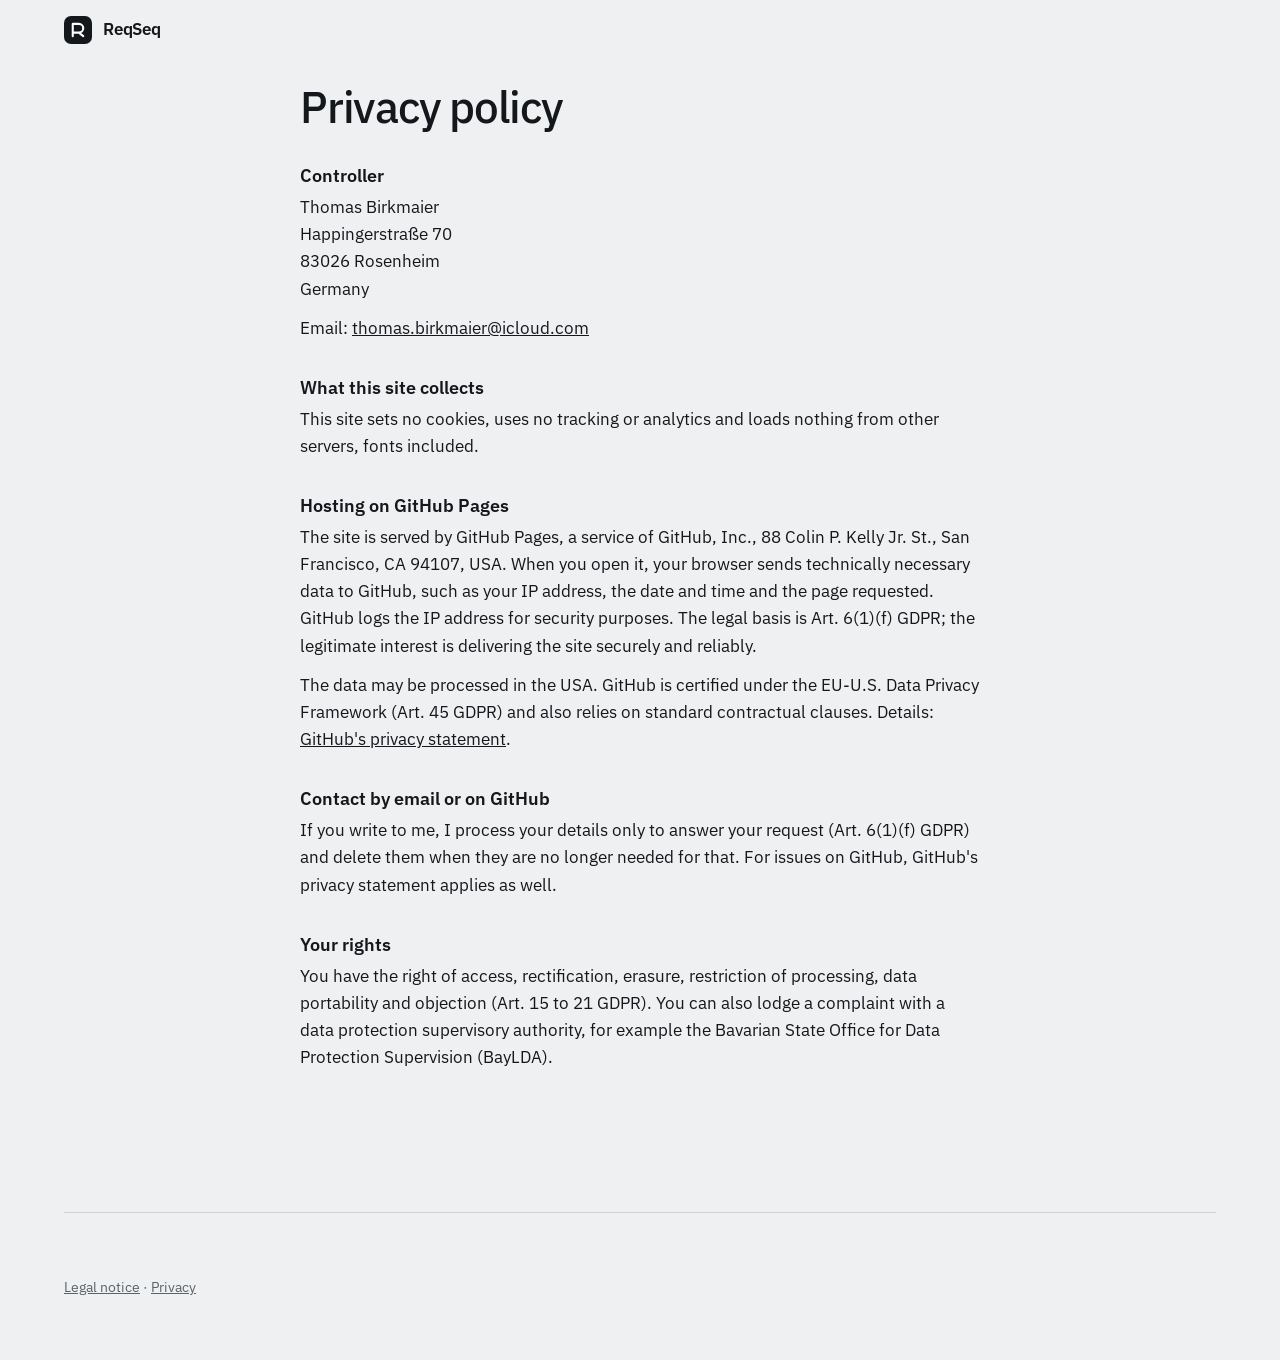
<file: datenschutz.html>
<!doctype html>
<html lang="en">
<head>
<meta charset="utf-8">
<meta name="viewport" content="width=device-width, initial-scale=1">
<meta name="color-scheme" content="light dark">
<meta name="robots" content="noindex">
<title>Privacy policy · ReqSeq</title>
<link rel="icon" href="favicon.svg" type="image/svg+xml">
<link rel="apple-touch-icon" href="assets/img/apple-touch-icon.png">
<link rel="stylesheet" href="assets/site.css">
</head>
<body>
<header class="wrap top">
  <a class="brand" href="./" aria-label="ReqSeq, to the homepage">
    <svg width="28" height="28" viewBox="0 0 32 32" aria-hidden="true"><rect class="logo-bg" width="32" height="32" rx="8"/><path class="logo-fg" d="M10 9h7a5 5 0 0 1 0 10h-7zM10 19v4M17 19l5 4" stroke-width="2.4" fill="none" stroke-linecap="round" stroke-linejoin="round"/></svg>
    ReqSeq
  </a>
</header>
<main id="main" class="wrap legal">
<h1>Privacy policy</h1>
<h2>Controller</h2>
<p>Thomas Birkmaier<br>Happingerstraße 70<br>83026 Rosenheim<br>Germany</p>
<p>Email: <a href="mailto:thomas.birkmaier@icloud.com">thomas.birkmaier@icloud.com</a></p>
<h2>What this site collects</h2>
<p>This site sets no cookies, uses no tracking or analytics and loads nothing from other servers, fonts included.</p>
<h2>Hosting on GitHub Pages</h2>
<p>The site is served by GitHub Pages, a service of GitHub, Inc., 88 Colin P. Kelly Jr. St., San Francisco, CA 94107, USA. When you open it, your browser sends technically necessary data to GitHub, such as your IP address, the date and time and the page requested. GitHub logs the IP address for security purposes. The legal basis is Art. 6(1)(f) GDPR; the legitimate interest is delivering the site securely and reliably.</p>
<p>The data may be processed in the USA. GitHub is certified under the EU-U.S. Data Privacy Framework (Art. 45 GDPR) and also relies on standard contractual clauses. Details: <a href="https://docs.github.com/en/site-policy/privacy-policies/github-general-privacy-statement">GitHub's privacy statement</a>.</p>
<h2>Contact by email or on GitHub</h2>
<p>If you write to me, I process your details only to answer your request (Art. 6(1)(f) GDPR) and delete them when they are no longer needed for that. For issues on GitHub, GitHub's privacy statement applies as well.</p>
<h2>Your rights</h2>
<p>You have the right of access, rectification, erasure, restriction of processing, data portability and objection (Art. 15 to 21 GDPR). You can also lodge a complaint with a data protection supervisory authority, for example the Bavarian State Office for Data Protection Supervision (BayLDA).</p>
</main>
<footer class="wrap">
<div class="foot-in">
  <p class="note legal-links"><a href="impressum.html">Legal notice</a> · <a href="datenschutz.html">Privacy</a></p>
</div>
</footer>
</body>
</html>
</file>
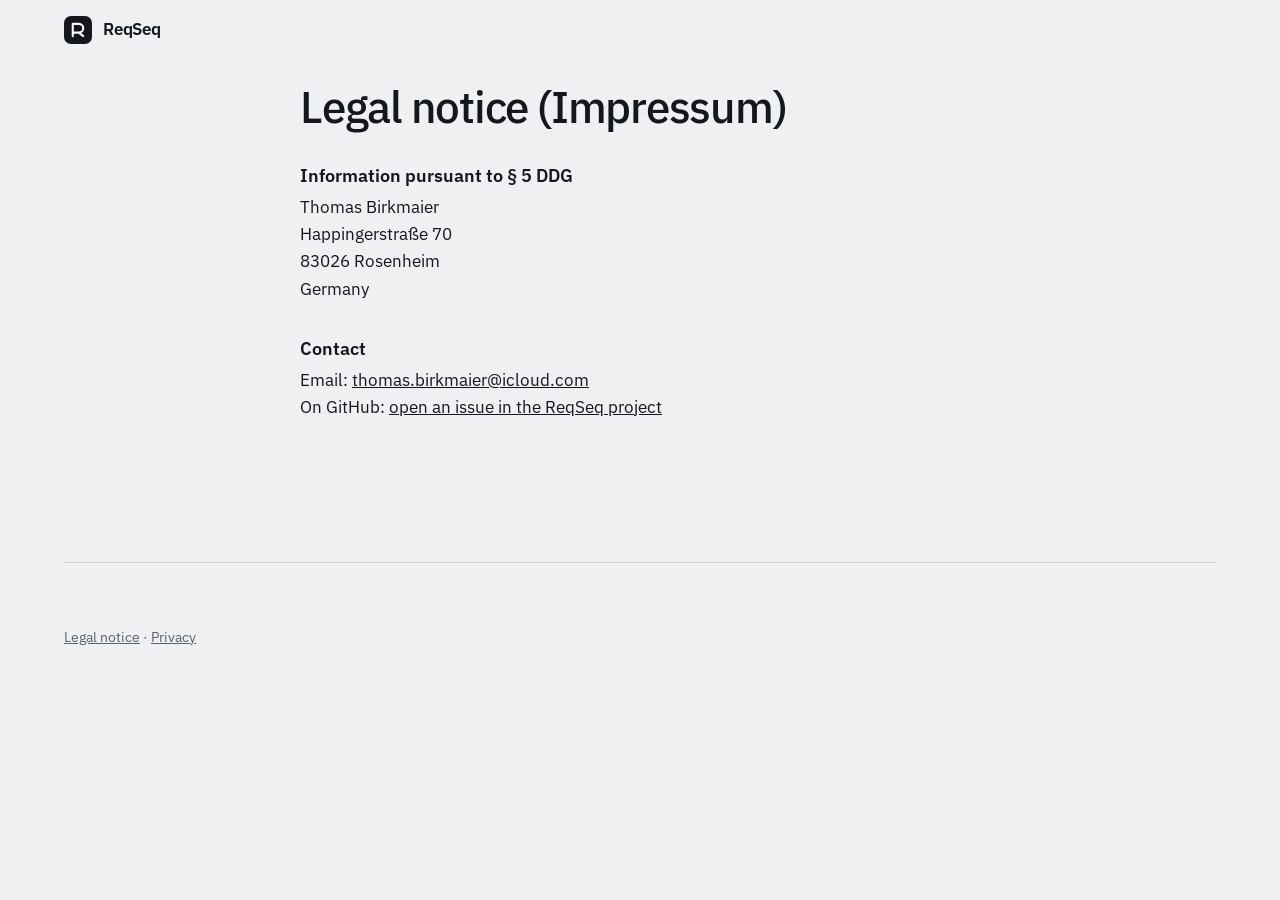
<file: impressum.html>
<!doctype html>
<html lang="en">
<head>
<meta charset="utf-8">
<meta name="viewport" content="width=device-width, initial-scale=1">
<meta name="color-scheme" content="light dark">
<meta name="robots" content="noindex">
<title>Legal notice · ReqSeq</title>
<link rel="icon" href="favicon.svg" type="image/svg+xml">
<link rel="apple-touch-icon" href="assets/img/apple-touch-icon.png">
<link rel="stylesheet" href="assets/site.css">
</head>
<body>
<header class="wrap top">
  <a class="brand" href="./" aria-label="ReqSeq, to the homepage">
    <svg width="28" height="28" viewBox="0 0 32 32" aria-hidden="true"><rect class="logo-bg" width="32" height="32" rx="8"/><path class="logo-fg" d="M10 9h7a5 5 0 0 1 0 10h-7zM10 19v4M17 19l5 4" stroke-width="2.4" fill="none" stroke-linecap="round" stroke-linejoin="round"/></svg>
    ReqSeq
  </a>
</header>
<main id="main" class="wrap legal">
<h1>Legal notice (Impressum)</h1>
<h2>Information pursuant to § 5 DDG</h2>
<p>Thomas Birkmaier<br>Happingerstraße 70<br>83026 Rosenheim<br>Germany</p>
<h2>Contact</h2>
<p>Email: <a href="mailto:thomas.birkmaier@icloud.com">thomas.birkmaier@icloud.com</a><br>
On GitHub: <a href="https://github.com/ThomasBirkmaier/ReqSeq/issues/new">open an issue in the ReqSeq project</a></p>
</main>
<footer class="wrap">
<div class="foot-in">
  <p class="note legal-links"><a href="impressum.html">Legal notice</a> · <a href="datenschutz.html">Privacy</a></p>
</div>
</footer>
</body>
</html>
</file>
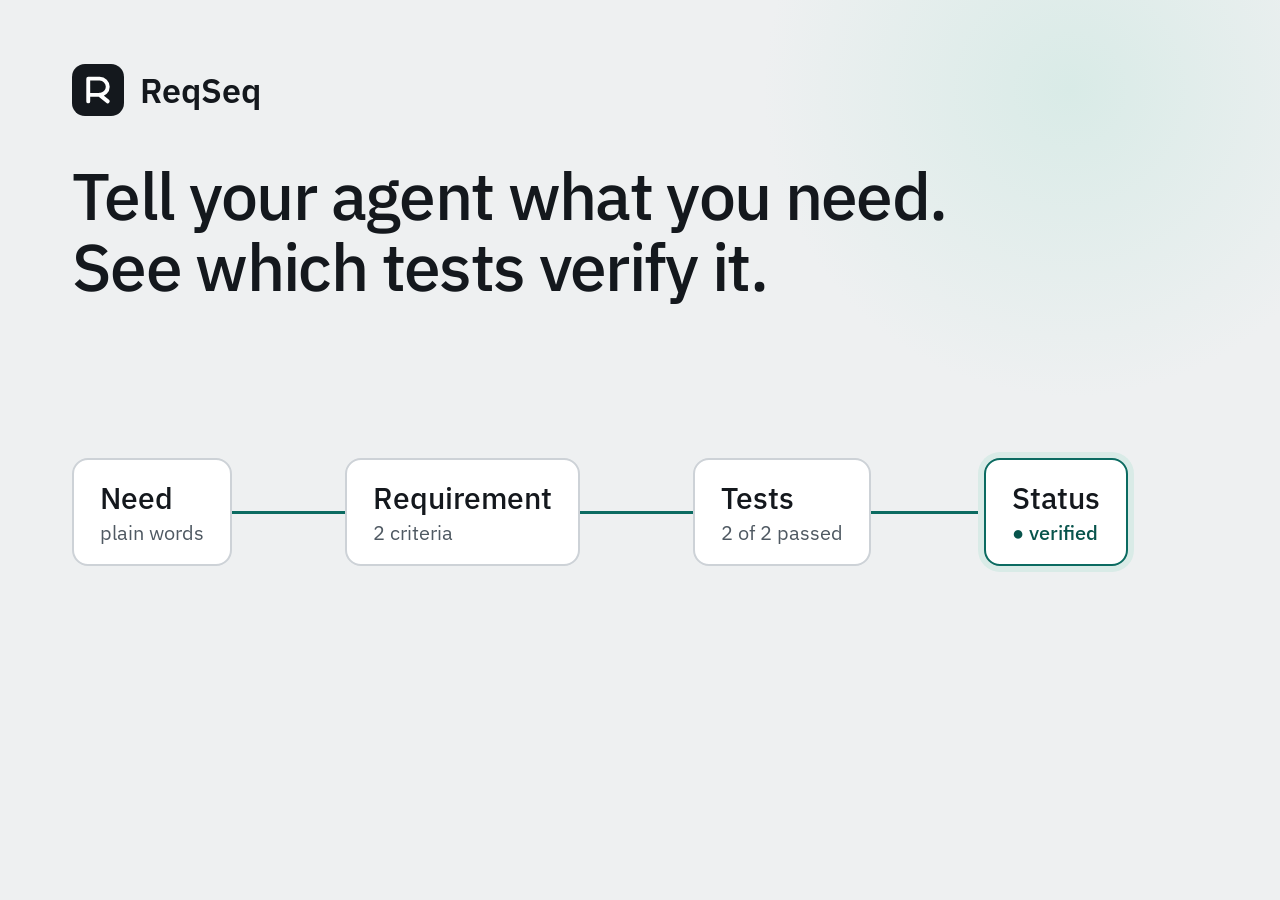
<file: tools/og.html>
<!doctype html><html><head><meta charset="utf-8"><style>
@font-face{font-family:P;font-weight:400;src:url(../assets/fonts/ibm-plex-sans-400.woff2)}
@font-face{font-family:P;font-weight:500;src:url(../assets/fonts/ibm-plex-sans-500.woff2)}
@font-face{font-family:P;font-weight:600;src:url(../assets/fonts/ibm-plex-sans-600.woff2)}
*{box-sizing:border-box;margin:0}
body{width:1200px;height:630px;background:#eef0f1;color:#14181d;font-family:P,sans-serif;padding:64px 72px;display:flex;flex-direction:column;position:relative;overflow:hidden}
body::after{content:"";position:absolute;right:-180px;top:-220px;width:620px;height:620px;border-radius:50%;background:radial-gradient(circle,#d9ebe7 0,rgba(217,235,231,0) 70%)}
.brand{display:flex;align-items:center;gap:16px;font-weight:600;font-size:34px;position:relative;z-index:1}
h1{font-weight:500;font-size:66px;line-height:1.08;letter-spacing:-.025em;margin-top:44px;max-width:980px;position:relative;z-index:1}
.chain{display:flex;align-items:center;margin-top:auto;position:relative;z-index:1}
.b{background:#fff;border:2px solid #cdd2d7;border-radius:16px;padding:18px 26px;font-size:30px;font-weight:500;white-space:nowrap}
.b small{display:block;font-size:20px;font-weight:400;color:#4f5962;margin-top:2px}
.l{flex:1;height:0;border-top:3px solid #0b6b61;min-width:26px}
.ok{border-color:#0b6b61;box-shadow:0 0 0 6px #d9ebe7}
.ok small{color:#08544c;font-weight:500}
</style></head><body>
<div class="brand"><svg width="52" height="52" viewBox="0 0 32 32"><rect fill="#14181d" width="32" height="32" rx="8"/><path stroke="#fff" d="M10 9h7a5 5 0 0 1 0 10h-7zM10 19v4M17 19l5 4" stroke-width="2.4" fill="none" stroke-linecap="round" stroke-linejoin="round"/></svg>ReqSeq</div>
<h1>Tell your agent what you need. See which tests verify it.</h1>
<div class="chain">
<div class="b">Need<small>plain words</small></div><i class="l"></i>
<div class="b">Requirement<small>2 criteria</small></div><i class="l"></i>
<div class="b">Tests<small>2 of 2 passed</small></div><i class="l"></i>
<div class="b ok">Status<small>● verified</small></div>
</div></body></html>
</file>
<file: assets/site.css>
/* IBM Plex Sans and IBM Plex Mono, SIL Open Font License 1.1, served with the page, so it loads nothing from other servers (licence: assets/fonts/OFL-IBM-Plex-*.txt). */
@font-face{font-family:"IBM Plex Sans";font-style:normal;font-weight:400;font-display:swap;src:url("fonts/ibm-plex-sans-400.woff2") format("woff2")}
@font-face{font-family:"IBM Plex Sans";font-style:italic;font-weight:400;font-display:swap;src:url("fonts/ibm-plex-sans-400-italic.woff2") format("woff2")}
@font-face{font-family:"IBM Plex Sans";font-style:normal;font-weight:500;font-display:swap;src:url("fonts/ibm-plex-sans-500.woff2") format("woff2")}
@font-face{font-family:"IBM Plex Sans";font-style:normal;font-weight:600;font-display:swap;src:url("fonts/ibm-plex-sans-600.woff2") format("woff2")}
@font-face{font-family:"IBM Plex Mono";font-style:normal;font-weight:400;font-display:swap;src:url("fonts/ibm-plex-mono-400.woff2") format("woff2")}

/* Tokens: the colours, radii and marks of the web UI (packages/web/src/css/base.css), so the page and the screenshots are one material. */
:root{
  --page:#eef0f1; --pane:#fff; --sunk:#f6f7f8;
  --ink:#14181d; --dim:#4f5962; --faint:#5b636b;
  --line:#e0e3e6; --line-strong:#cdd2d7; --stroke:#b9c0c6;
  --accent:#0b6b61; --accent-ink:#08544c; --accent-soft:#d9ebe7; --underline:#9cc7bf;
  --warn:#8f540c; --warn-line:#d49a4e; --warn-soft:#fcf3e5;
  --on-accent:#fff; --logo-bg:#14181d; --logo-fg:#fff;
  --shadow-card:0 1px 2px rgba(20,24,29,.04),0 10px 24px -18px rgba(20,24,29,.18);
  --shadow-frame:0 1px 2px rgba(20,24,29,.05),0 12px 28px -14px rgba(20,24,29,.16),0 48px 96px -48px rgba(20,24,29,.30);
  --sans:"IBM Plex Sans",system-ui,-apple-system,"Segoe UI",sans-serif;
  --mono:"IBM Plex Mono",ui-monospace,SFMono-Regular,Menlo,Consolas,monospace;
  --ease:cubic-bezier(.22,1,.36,1);
  --gutter:clamp(20px,5vw,64px);
  --gap:clamp(88px,11vw,160px);
  color-scheme:light;
}
@media (prefers-color-scheme:dark){
  :root{
    --page:#1a1d21; --pane:#212429; --sunk:#272b30;
    --ink:#cdd1d5; --dim:#a3aab1; --faint:#979ea5;
    --line:#31363c; --line-strong:#3d434a; --stroke:#555c64;
    --accent:#6bb8aa; --accent-ink:#8ccabf; --accent-soft:#263f3a; --underline:#3f6c64;
    --warn:#d6a462; --warn-line:#b48a52; --warn-soft:#2d2720;
    --on-accent:#15181b; --logo-bg:#cdd1d5; --logo-fg:#1a1d21;
    --shadow-card:0 1px 2px rgba(0,0,0,.2);
    --shadow-frame:0 1px 2px rgba(0,0,0,.3),0 12px 28px -14px rgba(0,0,0,.5),0 48px 96px -48px rgba(0,0,0,.7);
    color-scheme:dark;
  }
}

*,*::before,*::after{box-sizing:border-box}
html{-webkit-text-size-adjust:100%}
body{margin:0;background:var(--page);color:var(--ink);font:400 17px/1.6 var(--sans);-webkit-font-smoothing:antialiased;text-rendering:optimizeLegibility}
h1,h2,h3,p,ol,ul,dl,dd,figure,pre{margin:0}
ol,ul{padding:0;list-style:none}
img{display:block;max-width:100%;height:auto}
a{color:inherit}
::selection{background:var(--accent-soft)}
:focus-visible{outline:2px solid var(--accent);outline-offset:3px;border-radius:4px}
.wrap{max-width:calc(1200px + 2*var(--gutter));margin-inline:auto;padding-inline:var(--gutter)}
.skip{position:absolute;left:16px;top:-56px;background:var(--ink);color:var(--page);padding:10px 16px;border-radius:7px;z-index:10;text-decoration:none}
.skip:focus{top:16px}

/* Type */
h1{font-weight:500;font-size:clamp(2.5rem,5.2vw,4.25rem);line-height:1.05;letter-spacing:-.028em;text-wrap:balance}
h2{font-weight:500;font-size:clamp(1.875rem,3.4vw,2.75rem);line-height:1.1;letter-spacing:-.022em;text-wrap:balance}
h3{font-weight:600;font-size:1.1875rem;line-height:1.35;letter-spacing:-.005em}
p{text-wrap:pretty}
.lead{font-size:clamp(1.125rem,1.6vw,1.3125rem);line-height:1.5;color:var(--dim)}
.small{font-size:.9375rem;line-height:1.55;color:var(--dim)}
.note{font-size:.875rem;line-height:1.5;color:var(--faint)}
code,.mono{font-family:var(--mono);font-size:.875em}
p code,li code,dd code{background:var(--sunk);border:1px solid var(--line);border-radius:4px;padding:.05em .35em;white-space:nowrap;color:var(--ink)}
.textlink{color:var(--accent-ink);text-decoration:underline;text-decoration-color:var(--underline);text-decoration-thickness:1.5px;text-underline-offset:3px}
.textlink:hover{text-decoration-color:currentColor}

/* Header */
.top{display:flex;align-items:center;justify-content:space-between;gap:24px;padding-block:16px}
.brand{display:flex;align-items:center;gap:11px;font-weight:600;font-size:1.0625rem;letter-spacing:-.01em;text-decoration:none}
.brand svg{flex:none}
.logo-bg{fill:var(--logo-bg)} .logo-fg{stroke:var(--logo-fg)}
.nav{display:flex;align-items:center;gap:clamp(14px,2.4vw,30px);font-size:.9375rem}
.nav a{color:var(--dim);text-decoration:none;display:inline-flex;align-items:center;gap:7px}
.nav .ico{width:18px;height:18px;transition:transform 300ms var(--ease)}
.nav .ico.gh{width:17px;height:17px;fill:var(--accent);stroke:none}
.nav a:hover .ico{transform:translateY(-1px)}
.nav a:hover{color:var(--ink)}

/* Buttons: the button of the web UI, one size up. */
.btn{display:inline-flex;align-items:center;justify-content:center;min-height:46px;padding:0 20px;border-radius:7px;border:1px solid var(--line-strong);background:var(--pane);color:var(--ink);font:500 1rem/1 var(--sans);text-decoration:none;white-space:nowrap;cursor:pointer}
.btn:hover{background:var(--sunk)}
.btn.primary{background:var(--accent);border-color:var(--accent);color:var(--on-accent)}
.btn.primary:hover{background:var(--accent-ink);border-color:var(--accent-ink)}

/* Hero */
.hero{padding-top:clamp(28px,3.6vw,48px)}
.hero h1{max-width:17em}
.hero .lead{max-width:38em;margin-top:clamp(22px,2.6vw,32px)}
.actions{display:flex;flex-wrap:wrap;align-items:center;gap:12px;margin-top:clamp(26px,3vw,38px)}
.actions .note{margin-left:14px}

/* The stage: four actors, one card each, in the card style of the web UI. The chain forms once, step by step. */
.stage{margin-top:clamp(40px,4.4vw,60px)}
.chain-grid{display:grid;grid-template-columns:minmax(0,1fr) 76px minmax(0,1.36fr) 76px minmax(0,1.22fr) 76px minmax(0,.98fr);grid-template-rows:auto auto;row-gap:16px}
.lane{border-top:1.5px solid var(--ink);padding-top:11px;font-size:.9375rem;line-height:1.45;color:var(--dim)}
.lane b{display:block;font-weight:600;font-size:1rem;color:var(--ink)}
.lane-1{grid-area:1/1} .lane-2{grid-area:1/3} .lane-3{grid-area:1/5} .lane-4{grid-area:1/7}
.n-need{grid-area:2/1} .l-1{grid-area:2/2} .n-sr{grid-area:2/3} .l-2{grid-area:2/4} .n-tests{grid-area:2/5} .l-3{grid-area:2/6} .n-ev{grid-area:2/7}
.node{position:relative;background:var(--pane);border:1px solid var(--line);border-radius:12px;box-shadow:var(--shadow-card);padding:15px 17px 15px;display:flex;flex-direction:column;min-width:0}
.node>*{position:relative}
.node-kind{display:flex;justify-content:space-between;align-items:baseline;gap:10px;font-size:.8125rem;font-weight:500;color:var(--faint)}
.node-kind .mono{font-size:.75rem;font-weight:400;white-space:nowrap}
.node-title{font-weight:500;font-size:1.125rem;line-height:1.3;margin-top:6px;letter-spacing:-.005em}
.node-text{font-size:.9375rem;line-height:1.5;color:var(--dim);margin-top:6px}
.node q{display:block;font-style:italic;font-size:1.125rem;line-height:1.42;margin-top:8px;quotes:"\201C" "\201D"}
.node-foot{margin-top:auto;padding-top:14px;font-size:.78125rem;color:var(--faint);display:flex;gap:7px;align-items:baseline;flex-wrap:wrap}
.node-foot .mono{font-size:.75rem;color:var(--dim)}
ins{background:var(--accent-soft);box-shadow:0 0 0 .14em var(--accent-soft);color:var(--accent-ink);text-decoration:none;border-radius:2px;-webkit-box-decoration-break:clone;box-decoration-break:clone}

/* Texts that change: the earlier one, the changed one with its new words marked, and the settled one, stacked and crossfaded. */
.sw{display:grid}
.sw>*{grid-area:1/1;opacity:0;transition:opacity 420ms var(--ease)}
.stage[data-need="1"] .sw-need>.v1,.stage[data-need="2"] .sw-need>.v2,.stage[data-need="3"] .sw-need>.v3,
.stage[data-sr="1"] .sw-sr>.v1,.stage[data-sr="2"] .sw-sr>.v2,.stage[data-sr="3"] .sw-sr>.v3,
.stage[data-build="1"] .sw-build>.v1,.stage[data-build="2"] .sw-build>.v2,
.stage[data-ver="open"] .sw-ver>.open,.stage[data-ver="ok"] .sw-ver>.ok,.stage[data-ver="old"] .sw-ver>.old,
.stage[data-count="0"] .sw-count>.c0,.stage[data-count="1"] .sw-count>.c1,.stage[data-count="2"] .sw-count>.c2,
.stage[data-rel="ok"] .sw-rel>.ok,.stage[data-rel="old"] .sw-rel>.old{opacity:1}

/* Acceptance criteria, with the mark of the web UI: open, verified, outdated. */
.crit{margin-top:11px;border-top:1px solid var(--line);font-size:.875rem;line-height:1.45}
.crit{padding-top:3px}
.crit li{display:grid;grid-template-columns:14px minmax(0,1fr) auto;column-gap:7px;align-items:baseline;padding:5px 8px;margin:2px -8px 0;border-radius:6px}
.dot{position:relative;width:7px;height:7px;align-self:start;margin-top:.5em}
.dot i{position:absolute;inset:0;border-radius:50%;opacity:0;transition:opacity 380ms var(--ease)}
.dot .open{box-shadow:inset 0 0 0 1.5px var(--faint)}
.dot .ok{background:var(--accent)}
.dot .old{background:var(--warn)}
.stage[data-c1="open"] .c1 .dot .open,.stage[data-c1="ok"] .c1 .dot .ok,.stage[data-c1="old"] .c1 .dot .old,
.stage[data-c2="open"] .c2 .dot .open,.stage[data-c2="ok"] .c2 .dot .ok,.stage[data-c2="old"] .c2 .dot .old{opacity:1}
.key{position:relative;z-index:0;font-family:var(--mono);font-size:.75rem;color:var(--accent-ink)}
.key::before{content:"";position:absolute;inset:-2px -4px;background:var(--accent-soft);border-radius:4px;opacity:0;transition:opacity 300ms var(--ease);z-index:-1}
.stage[data-keys="1"] .key::before{opacity:1}

/* Tests */
.tests{margin-top:4px;font-size:.875rem;line-height:1.45}
.tests li{display:grid;grid-template-columns:minmax(0,1fr) auto;column-gap:8px;padding:9px 8px 10px;margin:0 -8px;border-top:1px solid var(--line)}
.tests li:first-child{border-top:0}
.tests .ref{grid-column:1/-1;font-family:var(--mono);font-size:.75rem;color:var(--dim)}
.tests .passed{color:var(--accent-ink);font-size:.8125rem;opacity:0;transition:opacity 380ms var(--ease)}
.stage[data-t1="1"] .t1 .passed,.stage[data-t2="1"] .t2 .passed{opacity:1}

/* Verification status */
.stat{font-weight:500;font-size:1.125rem;line-height:1.3;margin-top:6px}
.stat>*{display:flex;align-items:center;gap:8px}
.stat>*::before{content:"";width:7px;height:7px;border-radius:50%;background:currentColor;flex:none}
.stat .open{color:var(--faint)} .stat .open::before{background:none;box-shadow:inset 0 0 0 1.5px currentColor}
.stat .ok{color:var(--accent-ink)}
.stat .old{color:var(--warn)}
.sw-count{display:inline-grid;font-variant-numeric:tabular-nums}
.recs{margin-top:auto;padding-top:16px;font-size:.78125rem;color:var(--faint)}
.recs-h,.rec{display:flex;justify-content:space-between;gap:8px}
.rec{border-top:1px solid var(--line);margin-top:6px;padding-top:6px}
.rec .mono{font-size:.75rem;color:var(--dim)}
.stage[data-ver="old"] .r1 .v{color:var(--warn)}
.node::after{content:"";position:absolute;inset:-4px;border-radius:15px;border:1.5px solid var(--accent);opacity:0;pointer-events:none}
.node.ping::after{animation:ping 1100ms var(--ease)}
.node.ping.amber::after{border-color:var(--warn-line)}
@keyframes ping{0%{opacity:0;transform:scale(.985)}25%{opacity:.7;transform:none}100%{opacity:0;transform:none}}
.n-ev::before{content:"";position:absolute;inset:-1px;border-radius:12px;background:var(--warn-soft);border:1px dashed var(--warn-line);opacity:0;transition:opacity 420ms var(--ease)}
.stage[data-ver="old"] .n-ev::before{opacity:1}

/* Links between the cards */
.link{position:relative;min-height:56px}
.link i,.link u{position:absolute;left:8px;right:8px;top:43px;height:0;border-top:1.5px solid var(--stroke);transform-origin:left center;transition:opacity 420ms var(--ease),transform 560ms var(--ease);text-decoration:none}
.link u{border-top:1.5px dashed var(--warn-line);opacity:0}
.link .cap{position:absolute;left:-2px;right:-2px;top:19px;justify-items:center;text-align:center;font-size:.75rem;font-style:italic;color:var(--faint);white-space:nowrap}
.link .cap .old{color:var(--warn)}
.link b{position:absolute;left:6px;top:40px;width:7px;height:7px;border-radius:50%;background:var(--accent);opacity:0;--dx:58px;--dy:0px}
.link.go b{animation:pulse 640ms var(--ease)}
@keyframes pulse{0%{opacity:0;transform:translate(0,0)}18%{opacity:1}80%{opacity:1}100%{opacity:0;transform:translate(var(--dx),var(--dy))}}
.stage[data-rel="old"] .l-1 u,.stage[data-ver="old"] .l-3 u{opacity:1}
.stage[data-rel="old"] .l-1 i,.stage[data-ver="old"] .l-3 i{opacity:0}

/* What appears step by step. Without JavaScript and with reduced motion, everything is there. */
.js .stage .rv{opacity:0;transform:translateY(8px);transition:opacity 520ms var(--ease),transform 520ms var(--ease)}
.js .stage .rv.on{opacity:1;transform:none}
.js .stage .rv.d1{transition-delay:160ms} .js .stage .rv.d2{transition-delay:320ms}
.js .stage .link:not(.on) i{transform:scaleX(0)}
.js .stage .link:not(.on) .cap{opacity:0}
.link .cap{transition:opacity 420ms var(--ease)}

/* One caption below the stage, and its seven steps. */
.stage-head{margin-bottom:22px;display:flex;align-items:flex-start;justify-content:space-between;gap:6px 32px;flex-wrap:wrap}
.say{display:grid;flex:1 1 24em;font-size:1.3125rem;line-height:1.4;letter-spacing:-.005em;min-height:1.4em}
.say>span{grid-area:1/1;opacity:0;transition:opacity 380ms var(--ease);max-width:40em}
.stage[data-ch="0"] .say>[data-c="0"],.stage[data-ch="1"] .say>[data-c="1"],.stage[data-ch="2"] .say>[data-c="2"],.stage[data-ch="3"] .say>[data-c="3"],.stage[data-ch="4"] .say>[data-c="4"],.stage[data-ch="5"] .say>[data-c="5"],.stage[data-ch="6"] .say>[data-c="6"],.stage[data-ch="7"] .say>[data-c="7"]{opacity:1}
.ctl{display:flex;gap:6px 18px;align-items:center;flex-wrap:wrap}
.segs{display:flex;gap:5px}
.seg{appearance:none;border:0;background:none;padding:21px 0;width:30px;cursor:pointer}
.seg span{display:block;height:3px;background:var(--stroke);border-radius:2px;overflow:hidden}
.seg[aria-current] span,.seg:hover span{background:var(--dim)}
.seg i{display:block;height:100%;background:var(--accent);transform:scaleX(0);transform-origin:left center}
.replay{appearance:none;background:none;border:0;padding:10px 2px;font:400 .9375rem/1 var(--sans);color:var(--dim);cursor:pointer;text-decoration:underline;text-decoration-color:var(--line-strong);text-underline-offset:4px;text-decoration-thickness:1.5px}
.replay:hover{color:var(--ink)}
.no-js .ctl,.still .replay{display:none}
.stage>.note{margin-top:18px}

/* Sections */
section{margin-top:var(--gap)}
.cols{display:grid;grid-template-columns:repeat(12,minmax(0,1fr));column-gap:24px}
.head{grid-column:1/span 7}
.head .lead{margin-top:20px;max-width:34em}
.split .head{grid-column:1/span 5}
.split .body{grid-column:7/span 6}

/* The two ways to work */
.pillars{display:grid;grid-template-columns:1fr 1fr;column-gap:24px;margin-top:48px}
.pillar{border-top:1.5px solid var(--ink);padding:14px 40px 0 0}
.pillar p{margin-top:10px;color:var(--dim);max-width:30em}
.pillar p+p{margin-top:14px}
.join{margin-top:40px;padding-top:18px;border-top:1px solid var(--line-strong);max-width:none;color:var(--dim)}
.join b{font-weight:600;color:var(--ink)}

/* Played sessions: a text column whose points follow the playback, and the session beside it. */
.side{grid-column:1/span 5}
.side .lead{margin-top:20px}
.session{grid-column:7/span 6;min-width:0;align-self:start;display:grid;gap:12px}
.wide .side{grid-column:1/span 4}
.wide{margin-top:44px}
.wide .sync{margin-top:0}
.wide .session{grid-column:6/span 7}
.sync{margin-top:32px;counter-reset:p}
.sync li{display:grid;grid-template-columns:2.2em 1fr;padding:14px 0;border-top:1px solid var(--line-strong);font-size:1rem;line-height:1.55;color:var(--dim);transition:opacity 320ms var(--ease)}
.sync li:last-child{border-bottom:1px solid var(--line-strong)}
.sync li::before{counter-increment:p;content:counter(p);font-size:.9375rem;color:var(--faint);font-variant-numeric:tabular-nums;padding-top:1px}
.sync b{font-weight:600;color:var(--ink)}
.cols[data-phase="1"] .sync li:not([data-p="1"]),.cols[data-phase="2"] .sync li:not([data-p="2"]),.cols[data-phase="3"] .sync li:not([data-p="3"]){opacity:.45}
.panel-foot{display:flex;justify-content:space-between;align-items:center;gap:16px;font-size:.875rem;color:var(--faint)}
.no-js .panel-foot .replay{display:none}

/* Sheets: what is typed and what ReqSeq prints, as a quiet sheet, not a terminal window. */
.sheet{background:var(--pane);border:1px solid var(--line);border-radius:10px;box-shadow:var(--shadow-card);padding:16px 20px 17px;font:400 .8125rem/1.7 var(--mono);color:var(--dim);overflow-wrap:break-word}
.sheet .l{display:block;padding-left:2ch;text-indent:-2ch;white-space:pre-wrap}
.sheet .c,.sheet .k{color:var(--ink)}
.sheet .nb{white-space:nowrap}
.sheet .c::before{content:"$ ";color:var(--faint)}
.sheet .i{padding-left:4ch}
.sheet .w{color:var(--warn)}
.sheet .ok{color:var(--accent-ink);white-space:nowrap}
.sheet .gap{height:.7em}
.sheet-name{font:400 .75rem/1 var(--mono);color:var(--faint);padding-bottom:10px;margin-bottom:10px;border-bottom:1px solid var(--line);display:block}
.sheet sup{font-family:var(--sans);font-size:.7rem;font-weight:600;color:var(--accent-ink);padding-left:3px}
.sheet u{text-decoration:underline;text-decoration-color:var(--underline);text-decoration-thickness:1.5px;text-underline-offset:3px;color:var(--ink)}

/* The session with the MCP server: who speaks, and what is said. */
.turns{background:var(--pane);border:1px solid var(--line);border-radius:10px;box-shadow:var(--shadow-card);padding:4px 20px 6px}
.turn{display:grid;grid-template-columns:4.4em minmax(0,1fr);column-gap:8px;padding:12px 0;border-top:1px solid var(--line);font-size:.8125rem;line-height:1.65}
.turn:first-child{border-top:0}
.who{font-size:.8125rem;font-weight:500;color:var(--faint)}
.turn q{font-style:italic;font-size:1.0625rem;line-height:1.45;quotes:"\201C" "\201D"}
.turn .tool{font-family:var(--mono);color:var(--ink)}
.args{font:400 .78125rem/1.65 var(--mono);color:var(--dim);margin-top:2px}
.jl{display:block;white-space:pre-wrap;padding-left:calc(var(--in) + 2ch);text-indent:-2ch}
.nb{white-space:nowrap}
.turn .res{font-family:var(--mono);font-size:.78125rem;color:var(--ink)}
.turn .prob{display:block;color:var(--dim);margin-top:2px;white-space:pre-wrap;padding-left:2ch;text-indent:-2ch}
.turn .prob .w{color:var(--warn)}

/* Playback */
.js .player [data-d]:not(.type){opacity:0;transform:translateY(4px);transition:opacity 360ms var(--ease),transform 360ms var(--ease)}
.js .player [data-d].on{opacity:1;transform:none}
.js .player .l[data-d]:not(.c){transition-duration:160ms;transform:none}
.js .player .type.c{opacity:0}
.js .player .type.c.on{opacity:1}
.js .player .ch{opacity:0}
.js .player .ch.on{opacity:1}
.js .player .ch.cur{box-shadow:2px 0 0 var(--accent)}

/* Screenshots */
.tabs{display:flex;flex-wrap:wrap;gap:6px 26px;margin-top:44px;border-bottom:1px solid var(--line-strong)}
.tabs button{appearance:none;background:none;border:0;border-bottom:2px solid transparent;margin-bottom:-1px;padding:10px 0 12px;font:400 1rem/1.2 var(--sans);color:var(--dim);cursor:pointer}
.tabs button:hover{color:var(--ink)}
.tabs button[aria-selected="true"]{color:var(--ink);font-weight:500;border-bottom-color:var(--accent)}
.no-js .tabs{display:none}
.panel{margin-top:28px}
.no-js .panel+.panel{margin-top:56px}
.frame{border:1px solid var(--line-strong);border-radius:14px;overflow:hidden;background:var(--page);box-shadow:var(--shadow-frame);aspect-ratio:2400/1500}
.frame img{width:100%;height:auto}
.panel figcaption{margin-top:22px;max-width:44em;font-size:1rem;line-height:1.55;color:var(--dim)}
.after{margin-top:30px;max-width:44em}

/* Four ways in */
.ways{display:grid;grid-template-columns:repeat(4,minmax(0,1fr));column-gap:24px;margin-top:52px}
.way{border-top:1.5px solid var(--ink);padding:12px 0 22px;font-size:.9375rem;line-height:1.45;color:var(--dim)}
.way b{display:block;font-weight:600;font-size:1rem;color:var(--ink)}
.way code{display:block;margin-top:12px;font-size:.8125rem;color:var(--ink)}
.gather{border-bottom:1px solid var(--line-strong);border-inline:1px solid var(--line-strong);border-radius:0 0 10px 10px;height:14px}
.gather-text{margin-top:12px;font-size:.9375rem;color:var(--dim)}
.file{grid-column:1/span 7;margin-top:36px;min-width:0}
.file-notes{grid-column:9/span 4;margin-top:36px;font-size:.9375rem;line-height:1.55;color:var(--dim)}
.file-notes ol{display:grid;gap:14px}
.file-notes ol li{display:grid;grid-template-columns:1.5em 1fr}
.file-notes ol b{font-weight:600;font-size:.8125rem;color:var(--accent-ink);padding-top:2px}
.file-notes>p{margin-top:28px;padding-top:22px;border-top:1px solid var(--line-strong)}

/* What ReqSeq never does: the one band in the dark theme of the web UI. */
.band{margin-top:var(--gap);background:#1a1d21;color:#cdd1d5;padding-block:clamp(72px,9vw,128px);
  --ink:#cdd1d5;--dim:#a3aab1;--faint:#979ea5;--line:#31363c;--line-strong:#3d434a;--accent:#6bb8aa;--accent-soft:#263f3a}
.band section{margin-top:0}
.nevers{display:grid;grid-template-columns:1fr 1fr;gap:40px 24px}
.nevers li{border-top:1.5px solid var(--ink);padding-top:16px}
.nevers p{margin-top:8px;color:var(--dim);font-size:1rem;line-height:1.6}
@media (prefers-color-scheme:dark){.band{background:#111316}}
.more{display:grid;grid-template-columns:1fr 1fr;gap:0 24px}
.more div{border-top:1px solid var(--line-strong);padding:18px 0 22px}
.more dt{font-weight:600}
.more dt a{display:inline-flex;align-items:center;gap:10px}
/* Where to look while the stage plays: the part that just changed is lifted and ringed, the rest steps back. */
@media (prefers-reduced-motion:no-preference){
  .node{transition:opacity 600ms var(--ease),transform 600ms var(--ease),box-shadow 600ms var(--ease),border-color 600ms var(--ease)}
  .stage.focusing .node.on:not(.focus){opacity:.72}
  .stage.focusing .link.on:not(.focus){opacity:.6}
  .stage.focusing .node.focus{transform:translateY(-6px);border-color:var(--accent);box-shadow:0 0 0 4px var(--accent-soft),0 18px 40px -18px rgba(11,107,97,.45)}
  .stage.focusing .link.focus i{border-top-color:var(--accent);border-left-color:var(--accent)}
  .stage.focusing .link.focus .cap{color:var(--accent-ink);font-weight:500}
  .stage .crit li,.stage .tests li{transition:background-color 500ms var(--ease);border-radius:6px}
  .stage.focusing .crit li.focus,.stage.focusing .tests li.focus,.stage.focusing .crit.focus li{background:var(--accent-soft)}
  .stage.focusing .link.focus b{animation:pulse 900ms var(--ease) infinite}
}
.ico{width:20px;height:20px;flex:none;fill:none;stroke:var(--accent);stroke-width:1.5;stroke-linecap:round;stroke-linejoin:round}
.pillar h3,.way b{display:flex;align-items:center;gap:10px}
.pillar .ico{width:24px;height:24px}
.ico.big{display:block;width:28px;height:28px;margin-bottom:14px;stroke-width:1.4}
.more dt a{text-decoration:none}
.more dt a:hover{text-decoration:underline;text-decoration-color:var(--underline);text-underline-offset:3px;text-decoration-thickness:1.5px}
.more dd{margin-top:6px;color:var(--dim);font-size:1rem;line-height:1.55}

/* Own specification */
.own{align-items:center}
.own .head{grid-column:1/span 5}
.own .head p+p{margin-top:22px}
.own figure{grid-column:7/span 6}
.own .frame{aspect-ratio:770/505}
.own .frame img{width:187%;max-width:none;margin-left:-87%}
.own figcaption{margin-top:16px}

/* Start */
.start{border-top:1.5px solid var(--ink);padding-top:clamp(40px,5vw,64px)}
.start ol{grid-column:1/span 5;margin-top:36px;display:grid;gap:22px;counter-reset:s;align-content:start}
.start ol li{display:grid;grid-template-columns:2.2em 1fr;font-size:1rem;line-height:1.6;color:var(--dim)}
.start ol li::before{counter-increment:s;content:counter(s);color:var(--faint);font-variant-numeric:tabular-nums;font-size:.9375rem;padding-top:1px}
.start ol b{font-weight:600;color:var(--ink)}
.start .sheet{grid-column:7/span 6;margin-top:36px;align-self:start}
.start .actions{grid-column:1/-1;margin-top:44px}

footer{margin-top:var(--gap);font-size:.9375rem;color:var(--dim)}
.foot-in{border-top:1px solid var(--line-strong);padding-block:36px 56px}
.foot{display:flex;flex-wrap:wrap;justify-content:space-between;gap:20px 40px;align-items:baseline}
.foot nav{display:flex;flex-wrap:wrap;gap:8px 26px}
.foot nav a{text-decoration:none;color:var(--dim)}
.foot nav a:hover{color:var(--ink)}
footer .note{margin-top:22px}

@media (prefers-reduced-motion:reduce){
  .stage *,.stage *::before,.player *{transition:none!important;animation:none!important}
}

/* Narrow */
@media (max-width:1020px){
  .chain-grid{grid-template-columns:minmax(0,1fr);grid-template-rows:none;row-gap:0}
  .lane,.node,.link{grid-area:auto}
  .lane{margin-top:22px;margin-bottom:12px}
  .lane-1{margin-top:8px}
  .link{min-height:40px}
  .link i,.link u{left:27px;right:auto;top:5px;bottom:5px;height:auto;width:0;border-top:0;border-left:1.5px solid var(--stroke);transform-origin:center top}
  .link u{border-left:1.5px dashed var(--warn-line)}
  .js .stage .link:not(.on) i{transform:scaleY(0)}
  .link .cap{left:44px;right:auto;top:10px;text-align:left}
  .link b{left:24px;top:3px;--dx:0px;--dy:27px}
  .stage-head{position:sticky;top:0;z-index:3;background:var(--page);margin:0 calc(-1*var(--gutter)) 14px;padding:12px var(--gutter) 4px;border-bottom:1px solid var(--line-strong)}
  .say{font-size:1.0625rem;min-height:2.9em;flex-basis:100%}
  .head,.split .head,.split .body,.own .head,.own figure,.file,.file-notes,.start ol,.start .sheet,.side,.session,.wide .side,.wide .session{grid-column:1/-1}
  .session{margin-top:36px}
  .ways{grid-template-columns:1fr 1fr}
  .file-notes{margin-top:22px}
  .split .body{margin-top:40px}
  .own figure{margin-top:36px}
}
@media (max-width:720px){
  body{font-size:16px}
  .nav a:not(.keep){display:none}
  .lane{border-top:0;padding-top:0;margin-top:16px;margin-bottom:7px}
  .lane span{display:none}
  .lane b{font-size:.9375rem}
  .n-sr .node-text,.n-need .node-foot,.n-tests .node-foot{display:none}
  .node{padding:13px 15px 13px}
  .link{min-height:30px}
  .link b{--dy:17px}
  .link .cap{top:5px}
  .actions .note{margin-left:0;flex-basis:100%}
  .actions .note br{display:none}
  .pillars{grid-template-columns:1fr;row-gap:32px}
  .pillar{padding-right:0}
  .frame{aspect-ratio:10/9;border-radius:12px;position:relative}
  .frame img{width:var(--mw,250%);max-width:none;margin-left:var(--mx,0);margin-top:var(--my,0)}
  .frame::after{content:"";position:absolute;inset:0 0 0 auto;width:44px;background:linear-gradient(to right,transparent,var(--page));pointer-events:none}
  .own .frame{aspect-ratio:460/400}
  .own .frame img{width:313%;margin-left:-146%;margin-top:-4%}
  .own .frame::after{display:none}
  .nevers,.more{grid-template-columns:1fr}
  .nevers{gap:30px}
  .ways{grid-template-columns:1fr}
  .way{padding-bottom:16px}
  .way code{margin-top:6px}
  .gather{display:none}
  .tabs{gap:2px 20px}
  .sheet{padding:14px 15px 15px;font-size:.78125rem}
  .turns{padding:2px 15px 4px}
  .turn{grid-template-columns:1fr;row-gap:2px}
}

/* Gentle motion: content rises into place as it enters, the hero settles in once, the chain keeps a quiet flow,
   the icons draw themselves and the pages of the web UI cross-fade. All of it is off with reduced motion. */
@media (prefers-reduced-motion:no-preference){
  .js .rise{opacity:0;transform:translateY(30px) scale(.985);transition:opacity 560ms var(--ease),transform 800ms cubic-bezier(.16,1,.3,1);transition-delay:calc(var(--i,0) * 70ms)}
  .js .rise:focus-within{opacity:1;transform:none}
  .js .rise.in{opacity:1;transform:none}
  .js .hero h1 .w{display:inline-block;opacity:0;transform:translateY(.6em) rotate(2deg);transform-origin:left bottom;animation:word 1000ms cubic-bezier(.16,1,.3,1) forwards;animation-delay:calc(120ms + var(--i) * 65ms)}
  @keyframes word{to{opacity:1;transform:none}}
  .js .hero .lead{opacity:0;animation:word 800ms var(--ease) forwards;transform:translateY(10px)}
  .js .hero .lead{animation-delay:420ms}
  .js .rise .ico *,.js .rise.ico *{stroke-dasharray:1;stroke-dashoffset:1;transition:stroke-dashoffset 1200ms var(--ease);transition-delay:calc(200ms + var(--i,0) * 90ms)}
  .js .rise.in .ico *{stroke-dashoffset:0}
  .js .panel:not([hidden]) .frame{animation:panel 520ms var(--ease)}
  @keyframes panel{from{opacity:0;transform:translateY(16px) scale(.98)}to{opacity:1;transform:none}}
  .js .frame img{transition:transform 1400ms var(--ease)}
  .js .panel .frame:hover img{transform:scale(1.012)}
  .js .frame.rise{transform:translateY(60px) scale(.94)}
  .js .frame.rise.in{transform:none}
  .js .ways>.rise:nth-child(even){transform:translateY(64px)}
  .js .ways>.rise.in{transform:none}
  .more>div,.way,.nevers li,.pillar{transition:transform 500ms var(--ease)}
  .more>div.in:hover,.way.in:hover,.nevers li.in:hover,.pillar.in:hover{transform:translateY(-4px)}
  .more>div:hover .ico,.way:hover .ico,.pillar:hover .ico,.nevers li:hover .ico{transform:scale(1.12);transition:transform 400ms var(--ease)}
  .link.flow b{animation:pulse 1100ms cubic-bezier(.45,0,.55,1)}
}

/* Narrow screens: a small chain of four chips that stays in view, and below it one card, the part that changes now.
   Only with JavaScript and motion; otherwise the stage shows all parts one below the other. */
.mini{display:none}
@media (max-width:1020px){
  .stage.compact .mini{display:grid;grid-template-columns:auto minmax(8px,1fr) auto minmax(8px,1fr) auto minmax(8px,1fr) auto;align-items:center;margin:2px 0 16px}
  .chip{all:unset;cursor:pointer;display:flex;flex-direction:column;gap:2px;padding:7px 10px;border:1px solid var(--line-strong);border-radius:9px;background:var(--pane);opacity:.75;transition:opacity 400ms var(--ease),border-color 400ms var(--ease),box-shadow 400ms var(--ease),transform 400ms var(--ease);min-width:0}
  .chip b{font-size:.75rem;font-weight:600;color:var(--ink);white-space:nowrap}
  .chip-s{font-size:.6875rem;color:var(--faint);white-space:nowrap;min-height:1em}
  .chip.on{opacity:1}
  .chip.now{border-color:var(--accent);box-shadow:0 0 0 3px var(--accent-soft);transform:translateY(-2px)}
  .chip.ok .chip-s{color:var(--accent-ink)}
  .chip.warn{border-color:var(--warn-line)}
  .chip.warn .chip-s{color:var(--warn)}
  .chip:focus-visible{outline:2px solid var(--accent);outline-offset:2px}
  .mini-l{height:0;border-top:1.5px solid var(--stroke);opacity:.5;transform:scaleX(.2);transform-origin:left;transition:opacity 400ms var(--ease),transform 500ms var(--ease)}
  .mini-l.on{opacity:1;transform:none}
  .mini-l.warn{border-top:1.5px dashed var(--warn-line)}
  .stage.compact .link{display:none}
  .stage.compact .lane,.stage.compact .node{display:none}
  .stage.compact[data-view="1"] .lane-1,.stage.compact[data-view="1"] .n-need,
  .stage.compact[data-view="2"] .lane-2,.stage.compact[data-view="2"] .n-sr,
  .stage.compact[data-view="3"] .lane-3,.stage.compact[data-view="3"] .n-tests,
  .stage.compact[data-view="4"] .lane-4,.stage.compact[data-view="4"] .n-ev{display:block;animation:swap 500ms var(--ease)}
  .stage.compact[data-view] .node{display:none}
  .stage.compact[data-view="1"] .n-need,.stage.compact[data-view="2"] .n-sr,.stage.compact[data-view="3"] .n-tests,.stage.compact[data-view="4"] .n-ev{display:flex}
  .stage.compact .lane{margin-top:0}
  .stage.compact .n-sr .node-text{display:grid}
  .stage.compact .lane span{display:inline}
  .stage.compact.focusing .node.on:not(.focus){opacity:1}
  .stage.compact.focusing .node.focus{transform:none}
  .stage.compact .chain-grid{min-height:340px;align-content:start}
  .stage.compact .stage-head{position:static;border-bottom:0;margin-bottom:6px}
  @keyframes swap{from{opacity:0;transform:translateX(14px)}to{opacity:1;transform:none}}
}
@media (max-width:420px){
  .stage.compact .mini{grid-template-columns:minmax(0,1fr) 6px minmax(0,1fr) 6px minmax(0,1fr) 6px minmax(0,1fr);align-items:stretch}
  .mini-l{align-self:center}
  .chip{padding:6px 7px}
  .chip b{overflow:hidden;text-overflow:ellipsis}
  .chip-s{white-space:normal;line-height:1.25}
  .chip b{font-size:.6875rem}
  .chip-s{font-size:.625rem}
}
@media (max-width:380px){
  .chip{padding:6px 5px}
  .chip b{font-size:.625rem}
}
/* Impressum and Datenschutz: plain text pages. */
.legal{max-width:calc(680px + 2*var(--gutter));padding-block:24px 0}
.legal h1{font-size:clamp(2rem,4vw,2.75rem)}
.legal h2{font-size:1.125rem;font-weight:600;letter-spacing:0;margin:36px 0 8px}
.legal p+p{margin-top:12px}
.legal a,.legal-links a{color:inherit}
/* A second way to start, halfway down the page. */
.mid-cta{margin-top:calc(var(--gap) * .6)}
.mid-cta .actions{margin-top:0;justify-content:center}
/* The requirement page ends early: a lower frame shows it without an empty half. */
@media (min-width:721px){#p-element .frame{aspect-ratio:2400/1050}}
/* Larger tap targets for the links in the header and the footer. */
.nav a{padding-block:10px}
.foot nav a,.legal-links a{display:inline-block;padding-block:6px}
</file>
